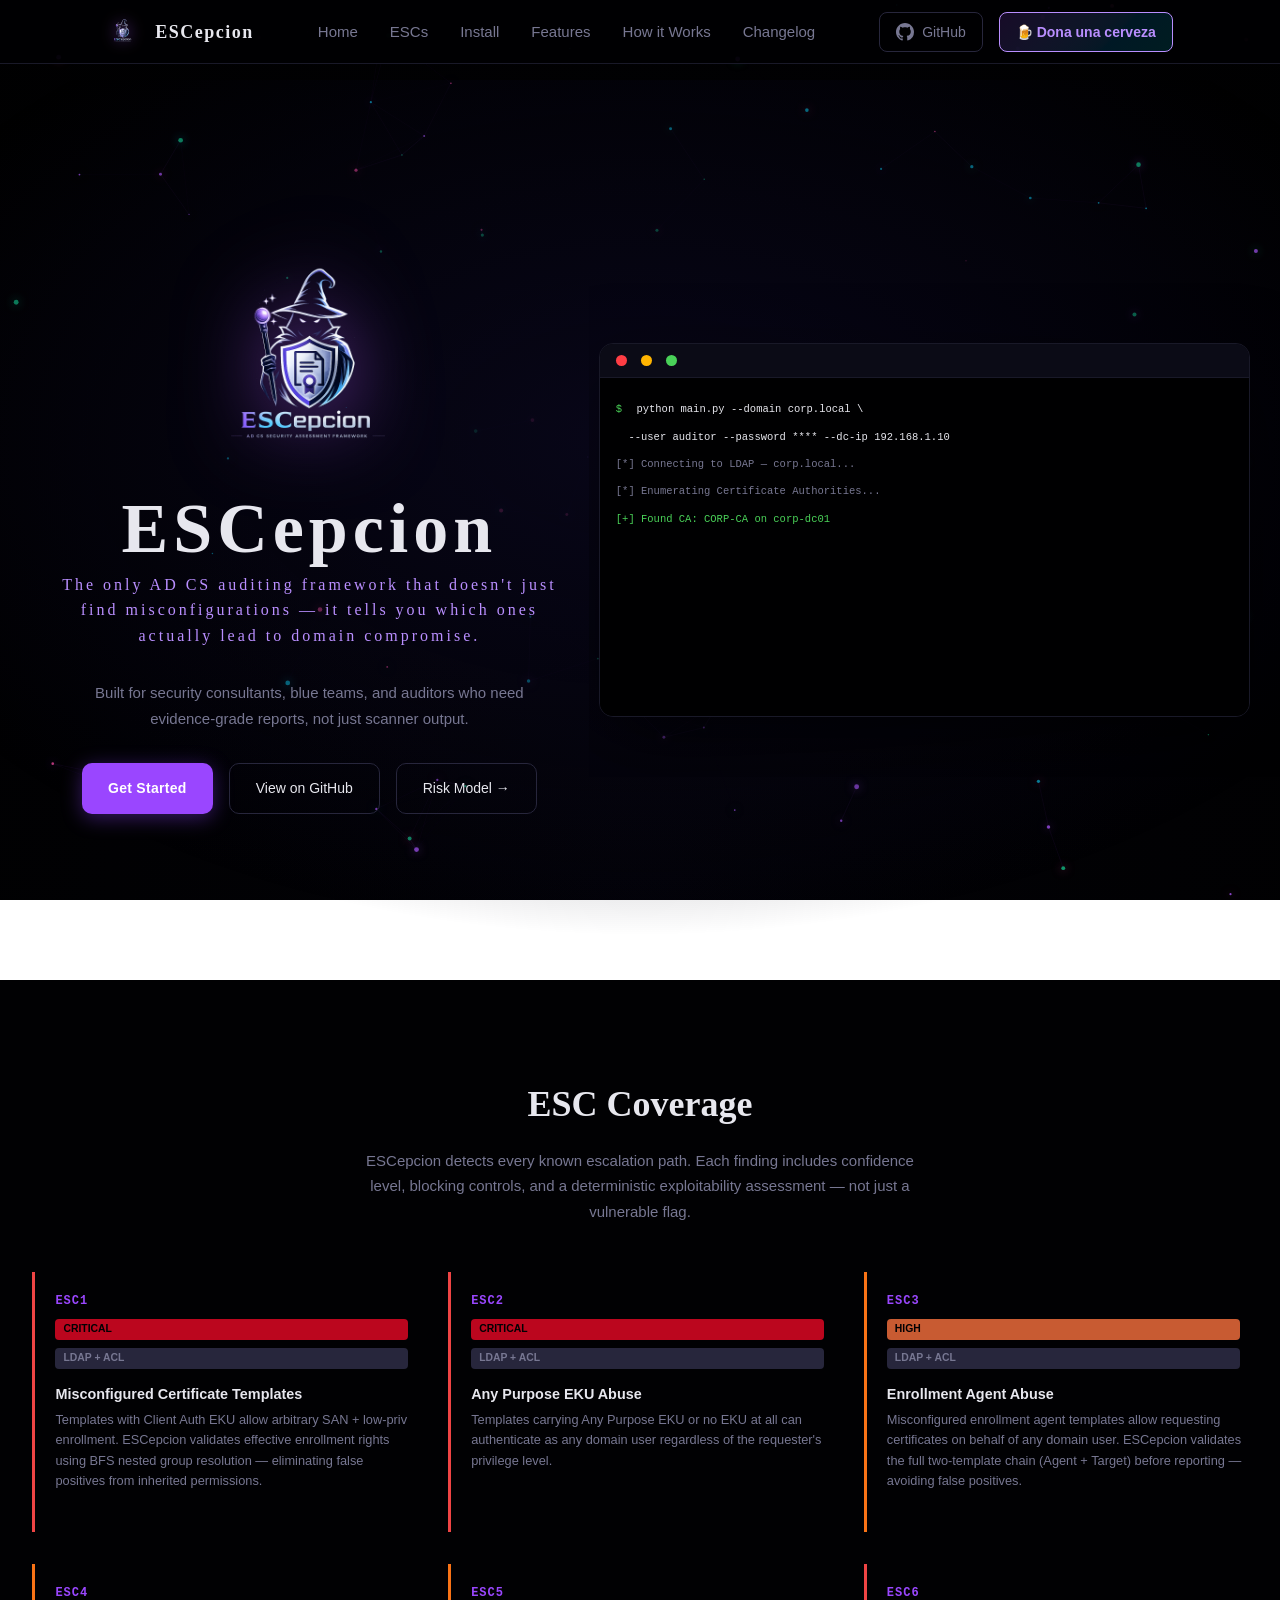
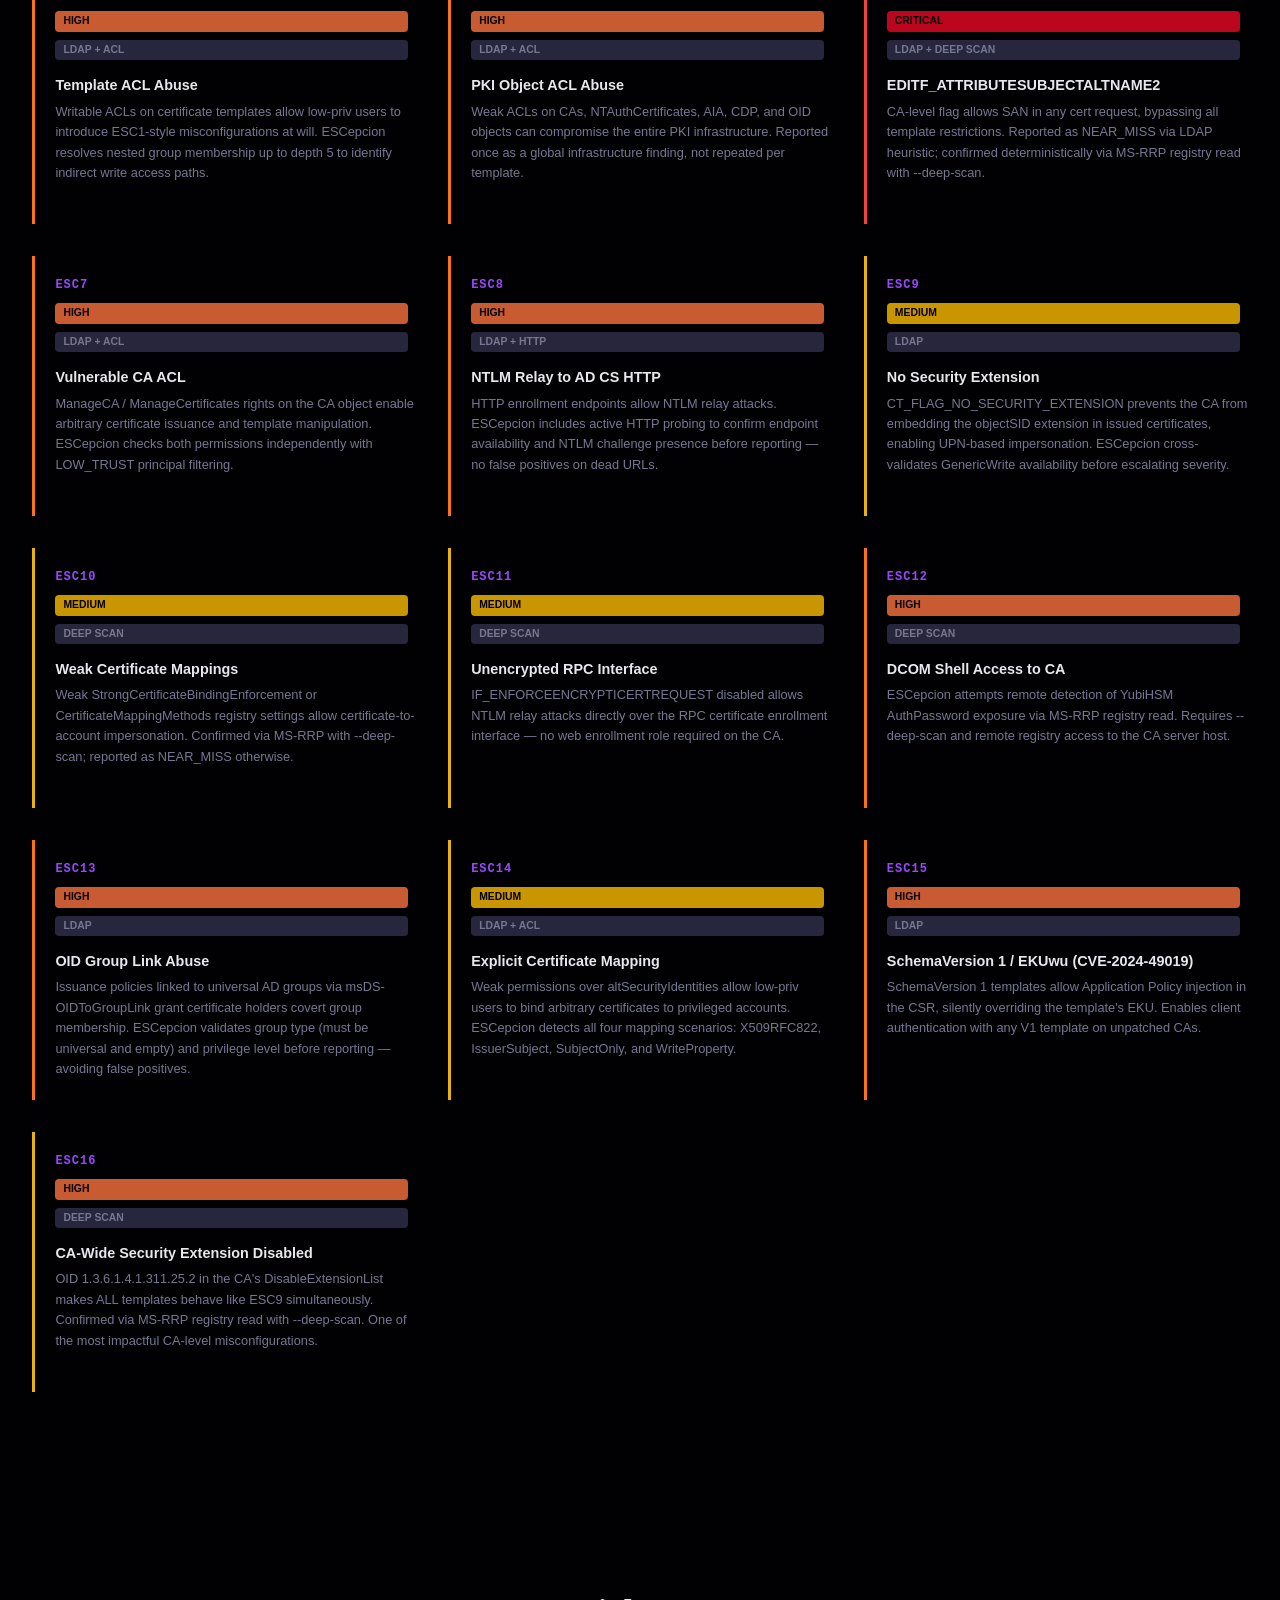
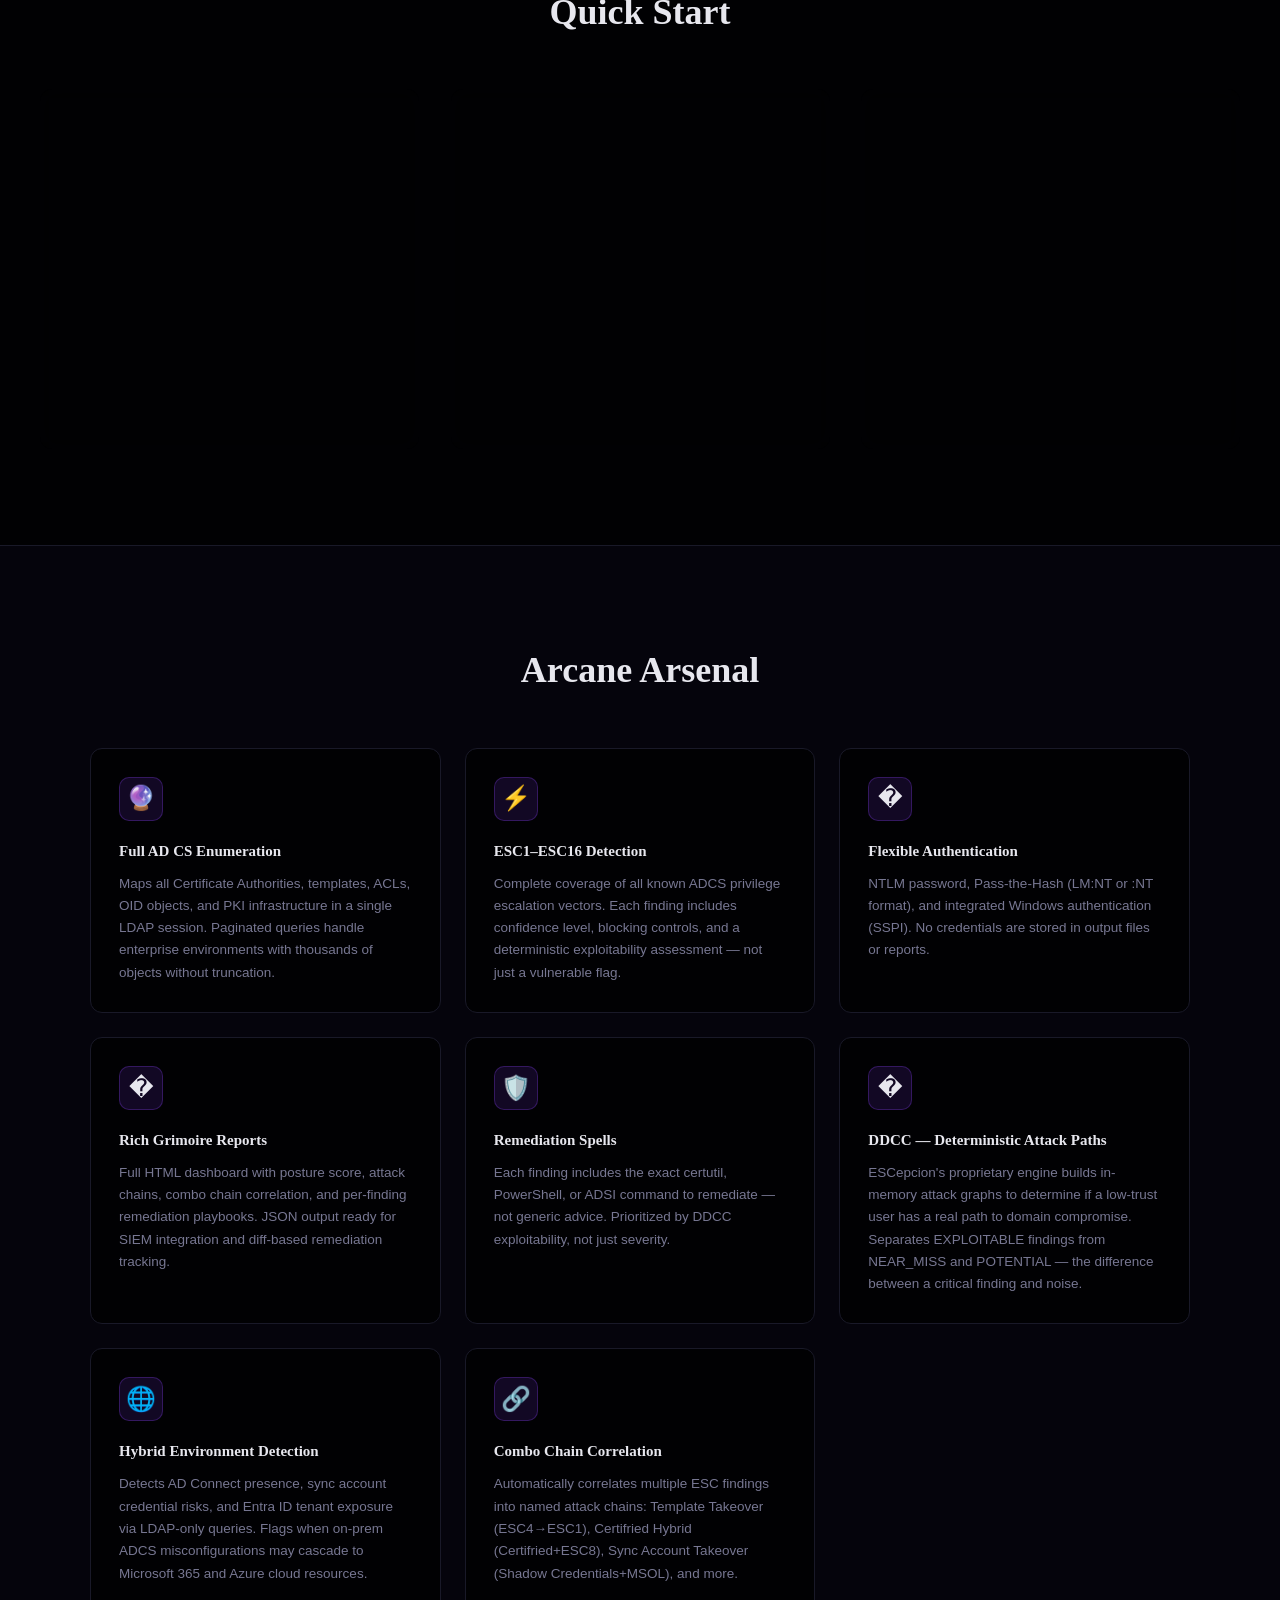
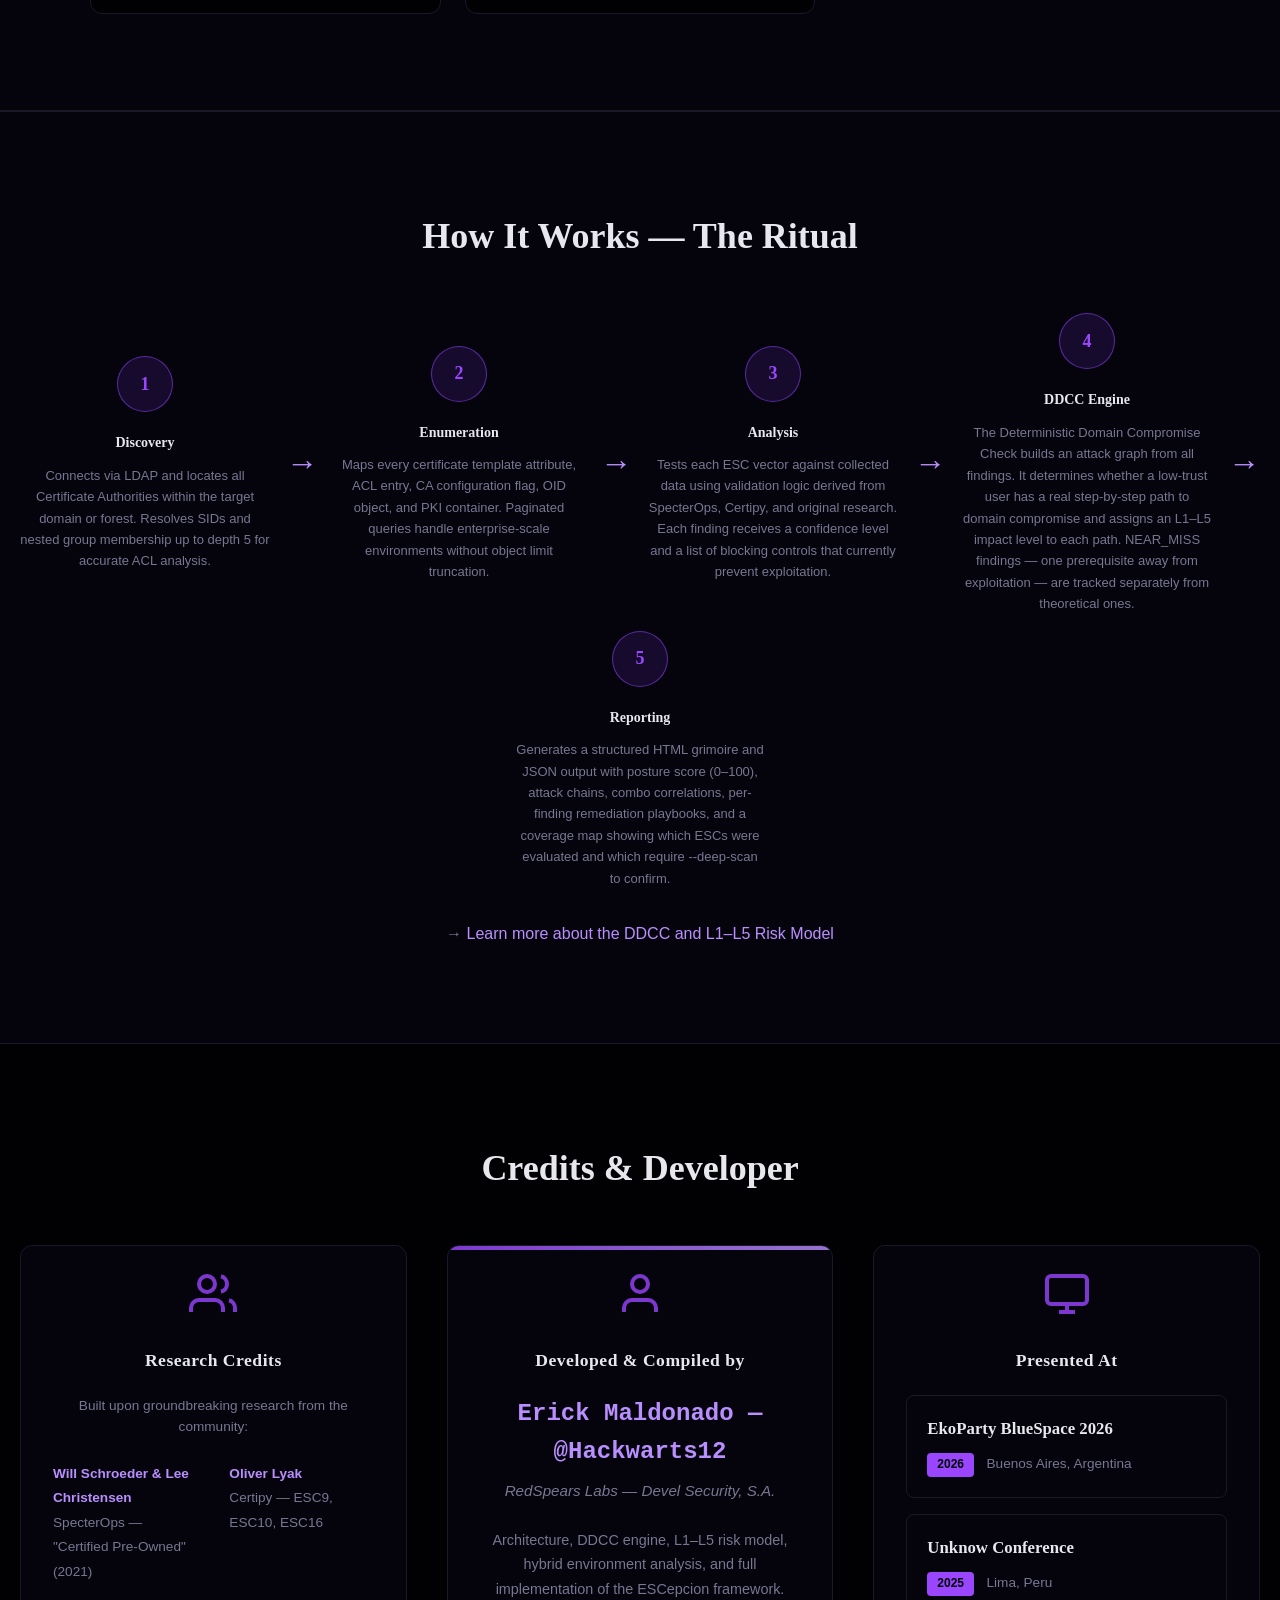
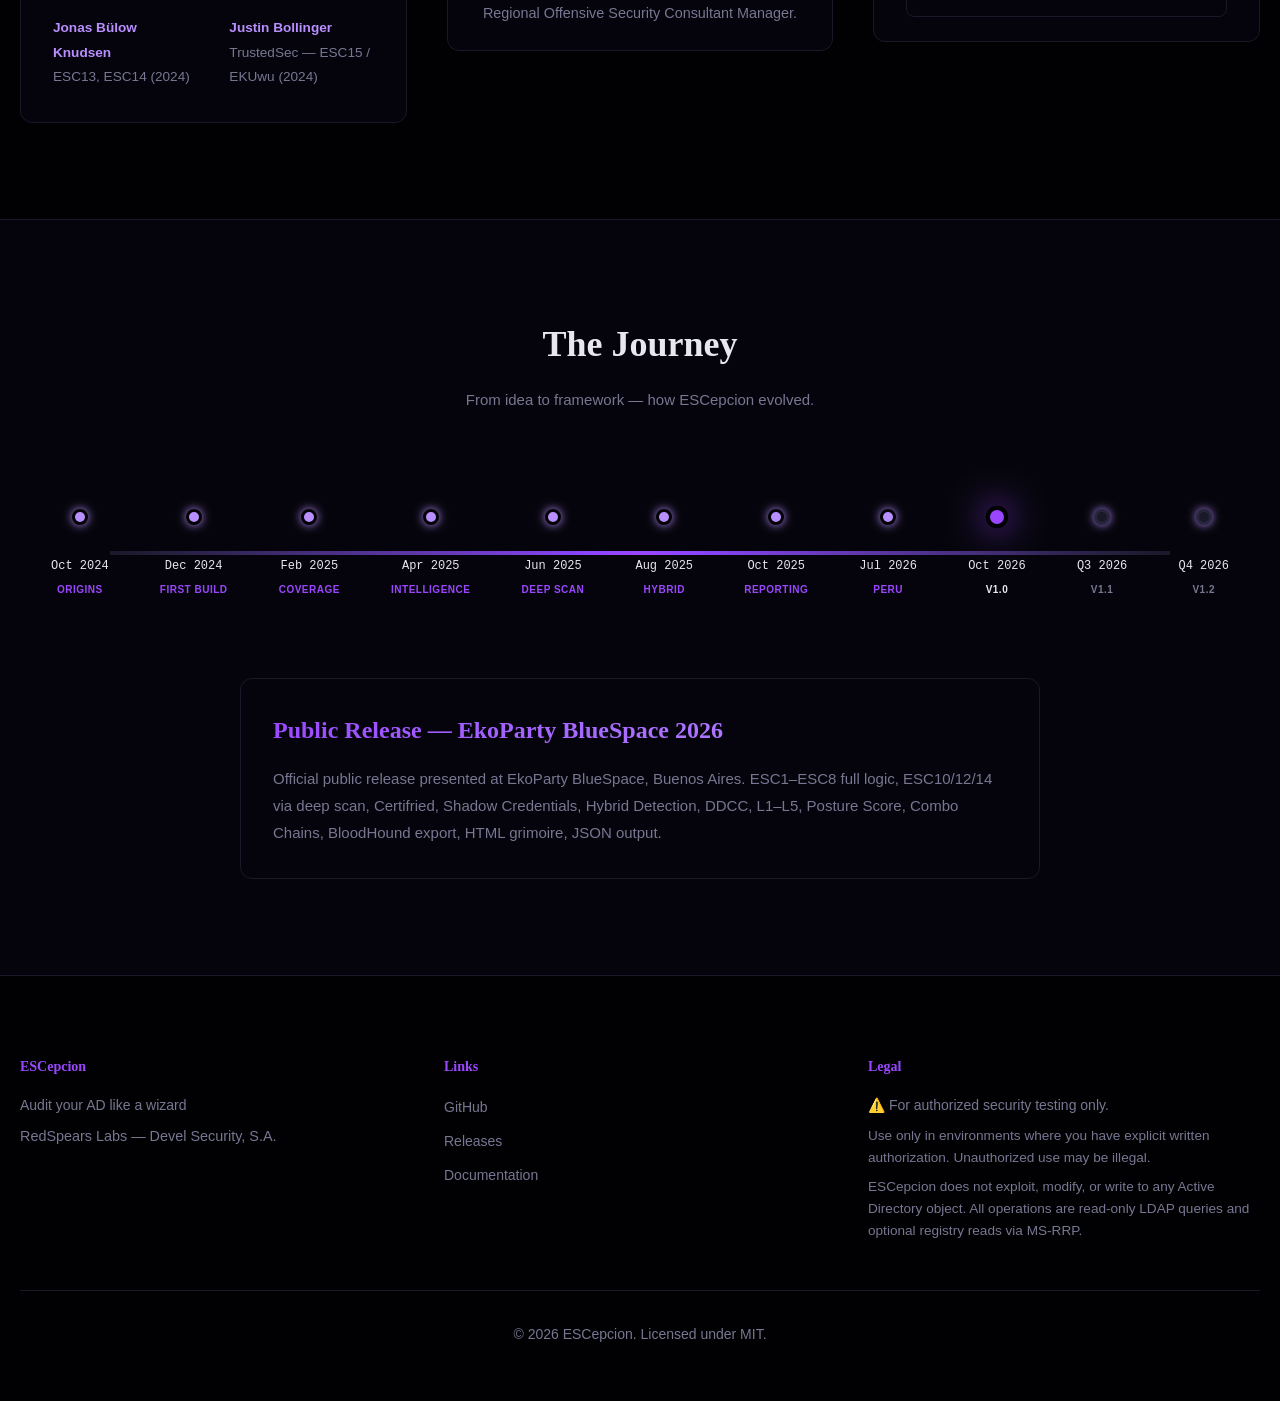
<file: index.html>
<!DOCTYPE html>
<html lang="es">
<head>
    <meta charset="UTF-8">
    <meta name="viewport" content="width=device-width, initial-scale=1.0">
    <meta http-equiv="X-UA-Compatible" content="IE=edge">
    <meta http-equiv="Content-Security-Policy" content="default-src 'self'; script-src 'self' 'unsafe-inline'; style-src 'self' 'unsafe-inline' https://fonts.googleapis.com; font-src 'self' https://fonts.gstatic.com; img-src 'self' data: https:;">
    <title>ESCepcion - Audit your AD like a wizard</title>
    <link rel="preconnect" href="https://fonts.googleapis.com">
    <link rel="preconnect" href="https://fonts.gstatic.com" crossorigin>
    <link href="https://fonts.googleapis.com/css2?family=Cinzel:wght@400;600;700&family=Space+Mono:wght@400;700&family=Outfit:wght@300;400;500;600&display=swap" rel="stylesheet">
    <link rel="stylesheet" href="styles.css">
    <link rel="stylesheet" href="timeline-styles.css">
    <link rel="stylesheet" href="responsive.css">
</head>
<body>
    <canvas id="particles"></canvas>
    
    <header>
        <nav class="navbar">
            <div class="container">
                <div class="logo">
                    <img src="logo.png" alt="ESCepcion" class="logo-icon-nav">
                    <span class="logo-text">ESCepcion</span>
                </div>
                <button class="nav-toggle" id="navToggle" aria-label="Toggle menu">
                    <span></span>
                    <span></span>
                    <span></span>
                </button>
                <ul class="nav-links">
                    <li><a href="#hero">Home</a></li>
                    <li><a href="#escs">ESCs</a></li>
                    <li><a href="#install">Install</a></li>
                    <li><a href="#features">Features</a></li>
                    <li><a href="#how">How it Works</a></li>
                    <li><a href="#changelog">Changelog</a></li>
                </ul>
                <div class="nav-actions">
                    <a href="https://github.com/Hackwarts12/ESCepcion" target="_blank" class="github-link">
                        <svg width="18" height="18" viewBox="0 0 24 24" fill="currentColor">
                            <path d="M12 0C5.37 0 0 5.37 0 12c0 5.31 3.435 9.795 8.205 11.385.6.105.825-.255.825-.57 0-.285-.015-1.23-.015-2.235-3.015.555-3.795-.735-4.035-1.41-.135-.345-.72-1.41-1.23-1.695-.42-.225-1.02-.78-.015-.795.945-.015 1.62.87 1.845 1.23 1.08 1.815 2.805 1.305 3.495.99.105-.78.42-1.305.765-1.605-2.67-.3-5.46-1.335-5.46-5.925 0-1.305.465-2.385 1.23-3.225-.12-.3-.54-1.53.12-3.18 0 0 1.005-.315 3.3 1.23.96-.27 1.98-.405 3-.405s2.04.135 3 .405c2.295-1.56 3.3-1.23 3.3-1.23.66 1.65.24 2.88.12 3.18.765.84 1.23 1.905 1.23 3.225 0 4.605-2.805 5.625-5.475 5.925.435.375.81 1.095.81 2.22 0 1.605-.015 2.895-.015 3.3 0 .315.225.69.825.57A12.02 12.02 0 0024 12c0-6.63-5.37-12-12-12z"/>
                        </svg>
                        GitHub
                    </a>
                    <a href="https://ko-fi.com/hackwarts12" target="_blank" class="kofi-link">
                        🍺 Dona una cerveza
                    </a>
                </div>
            </div>
        </nav>
    </header>

    <main>
        <section id="hero" class="hero">
            <div class="hero-left">
                <div class="hero-content">
                    <div class="hero-header">
                        <div class="hero-logo">
                            <img src="logo.png" alt="ESCepcion Logo" class="logo-main">
                        </div>
                        <div class="hero-title-wrapper">
                            <h1 class="glitch" data-text="ESCepcion">ESCepcion</h1>
                            <p class="tagline">The only AD CS auditing framework that doesn't just find misconfigurations — it tells you which ones actually lead to domain compromise.</p>
                        </div>
                    </div>
                    <p class="hero-description">
                        Built for security consultants, blue teams, and auditors who need evidence-grade reports, not just scanner output.
                    </p>
                    <div class="hero-buttons">
                        <a href="#install" class="btn btn-primary">
                            <span>Get Started</span>
                        </a>
                        <a href="https://github.com/Hackwarts12/ESCepcion" class="btn btn-secondary" target="_blank">
                            <span>View on GitHub</span>
                        </a>
                        <a href="risk-model.html" class="btn btn-secondary">
                            <span>Risk Model →</span>
                        </a>
                    </div>
                </div>
            </div>
            <div class="hero-right">
                <div class="terminal-window">
                    <div class="terminal-header">
                        <span class="terminal-dot red"></span>
                        <span class="terminal-dot yellow"></span>
                        <span class="terminal-dot green"></span>
                    </div>
                    <div class="terminal-body">
                        <p><span class="prompt">$</span> python main.py --domain corp.local \</p>
                        <p>&nbsp;&nbsp;--user auditor --password **** --dc-ip 192.168.1.10</p>
                        <p class="output">[*] Connecting to LDAP — corp.local...</p>
                        <p class="output">[*] Enumerating Certificate Authorities...</p>
                        <p class="output success">[+] Found CA: CORP-CA on corp-dc01</p>
                        <p class="output">[*] Scanning 47 certificate templates...</p>
                        <p class="output success">[!] ESC1 — "UserCert" vulnerable (SAN)</p>
                        <p class="output success">[!] ESC4 — "WebServer" writable ACL</p>
                        <p class="output success">[!] ESC8 — HTTP endpoint at /certsrv/</p>
                        <p class="output">[+] Audit complete — 3 paths in 4.2s</p>
                        <p class="cursor">_</p>
                    </div>
                </div>
            </div>
        </section>

        <section id="escs" class="escs-section">
            <div class="container">
                <h2 class="section-title">ESC Coverage</h2>
                <p class="section-subtitle">ESCepcion detects every known escalation path. Each finding includes confidence level, blocking controls, and a deterministic exploitability assessment — not just a vulnerable flag.</p>
                <div class="escs-grid">
                    <div class="esc-card" data-esc="1">
                        <div class="esc-number">ESC1</div>
                        <span class="esc-badge critical">CRITICAL</span>
                        <span class="esc-badge method">LDAP + ACL</span>
                        <h3>Misconfigured Certificate Templates</h3>
                        <p>Templates with Client Auth EKU allow arbitrary SAN + low-priv enrollment. ESCepcion validates effective enrollment rights using BFS nested group resolution — eliminating false positives from inherited permissions.</p>
                    </div>
                    <div class="esc-card" data-esc="2">
                        <div class="esc-number">ESC2</div>
                        <span class="esc-badge critical">CRITICAL</span>
                        <span class="esc-badge method">LDAP + ACL</span>
                        <h3>Any Purpose EKU Abuse</h3>
                        <p>Templates carrying Any Purpose EKU or no EKU at all can authenticate as any domain user regardless of the requester's privilege level.</p>
                    </div>
                    <div class="esc-card" data-esc="3">
                        <div class="esc-number">ESC3</div>
                        <span class="esc-badge high">HIGH</span>
                        <span class="esc-badge method">LDAP + ACL</span>
                        <h3>Enrollment Agent Abuse</h3>
                        <p>Misconfigured enrollment agent templates allow requesting certificates on behalf of any domain user. ESCepcion validates the full two-template chain (Agent + Target) before reporting — avoiding false positives.</p>
                    </div>
                    <div class="esc-card" data-esc="4">
                        <div class="esc-number">ESC4</div>
                        <span class="esc-badge high">HIGH</span>
                        <span class="esc-badge method">LDAP + ACL</span>
                        <h3>Template ACL Abuse</h3>
                        <p>Writable ACLs on certificate templates allow low-priv users to introduce ESC1-style misconfigurations at will. ESCepcion resolves nested group membership up to depth 5 to identify indirect write access paths.</p>
                    </div>
                    <div class="esc-card" data-esc="5">
                        <div class="esc-number">ESC5</div>
                        <span class="esc-badge high">HIGH</span>
                        <span class="esc-badge method">LDAP + ACL</span>
                        <h3>PKI Object ACL Abuse</h3>
                        <p>Weak ACLs on CAs, NTAuthCertificates, AIA, CDP, and OID objects can compromise the entire PKI infrastructure. Reported once as a global infrastructure finding, not repeated per template.</p>
                    </div>
                    <div class="esc-card" data-esc="6">
                        <div class="esc-number">ESC6</div>
                        <span class="esc-badge critical">CRITICAL</span>
                        <span class="esc-badge method">LDAP + DEEP SCAN</span>
                        <h3>EDITF_ATTRIBUTESUBJECTALTNAME2</h3>
                        <p>CA-level flag allows SAN in any cert request, bypassing all template restrictions. Reported as NEAR_MISS via LDAP heuristic; confirmed deterministically via MS-RRP registry read with --deep-scan.</p>
                    </div>
                    <div class="esc-card" data-esc="7">
                        <div class="esc-number">ESC7</div>
                        <span class="esc-badge high">HIGH</span>
                        <span class="esc-badge method">LDAP + ACL</span>
                        <h3>Vulnerable CA ACL</h3>
                        <p>ManageCA / ManageCertificates rights on the CA object enable arbitrary certificate issuance and template manipulation. ESCepcion checks both permissions independently with LOW_TRUST principal filtering.</p>
                    </div>
                    <div class="esc-card" data-esc="8">
                        <div class="esc-number">ESC8</div>
                        <span class="esc-badge high">HIGH</span>
                        <span class="esc-badge method">LDAP + HTTP</span>
                        <h3>NTLM Relay to AD CS HTTP</h3>
                        <p>HTTP enrollment endpoints allow NTLM relay attacks. ESCepcion includes active HTTP probing to confirm endpoint availability and NTLM challenge presence before reporting — no false positives on dead URLs.</p>
                    </div>
                    <div class="esc-card" data-esc="9">
                        <div class="esc-number">ESC9</div>
                        <span class="esc-badge medium">MEDIUM</span>
                        <span class="esc-badge method">LDAP</span>
                        <h3>No Security Extension</h3>
                        <p>CT_FLAG_NO_SECURITY_EXTENSION prevents the CA from embedding the objectSID extension in issued certificates, enabling UPN-based impersonation. ESCepcion cross-validates GenericWrite availability before escalating severity.</p>
                    </div>
                    <div class="esc-card" data-esc="10">
                        <div class="esc-number">ESC10</div>
                        <span class="esc-badge medium">MEDIUM</span>
                        <span class="esc-badge method">DEEP SCAN</span>
                        <h3>Weak Certificate Mappings</h3>
                        <p>Weak StrongCertificateBindingEnforcement or CertificateMappingMethods registry settings allow certificate-to-account impersonation. Confirmed via MS-RRP with --deep-scan; reported as NEAR_MISS otherwise.</p>
                    </div>
                    <div class="esc-card" data-esc="11">
                        <div class="esc-number">ESC11</div>
                        <span class="esc-badge medium">MEDIUM</span>
                        <span class="esc-badge method">DEEP SCAN</span>
                        <h3>Unencrypted RPC Interface</h3>
                        <p>IF_ENFORCEENCRYPTICERTREQUEST disabled allows NTLM relay attacks directly over the RPC certificate enrollment interface — no web enrollment role required on the CA.</p>
                    </div>
                    <div class="esc-card" data-esc="12">
                        <div class="esc-number">ESC12</div>
                        <span class="esc-badge high">HIGH</span>
                        <span class="esc-badge method">DEEP SCAN</span>
                        <h3>DCOM Shell Access to CA</h3>
                        <p>ESCepcion attempts remote detection of YubiHSM AuthPassword exposure via MS-RRP registry read. Requires --deep-scan and remote registry access to the CA server host.</p>
                    </div>
                    <div class="esc-card" data-esc="13">
                        <div class="esc-number">ESC13</div>
                        <span class="esc-badge high">HIGH</span>
                        <span class="esc-badge method">LDAP</span>
                        <h3>OID Group Link Abuse</h3>
                        <p>Issuance policies linked to universal AD groups via msDS-OIDToGroupLink grant certificate holders covert group membership. ESCepcion validates group type (must be universal and empty) and privilege level before reporting — avoiding false positives.</p>
                    </div>
                    <div class="esc-card" data-esc="14">
                        <div class="esc-number">ESC14</div>
                        <span class="esc-badge medium">MEDIUM</span>
                        <span class="esc-badge method">LDAP + ACL</span>
                        <h3>Explicit Certificate Mapping</h3>
                        <p>Weak permissions over altSecurityIdentities allow low-priv users to bind arbitrary certificates to privileged accounts. ESCepcion detects all four mapping scenarios: X509RFC822, IssuerSubject, SubjectOnly, and WriteProperty.</p>
                    </div>
                    <div class="esc-card" data-esc="15">
                        <div class="esc-number">ESC15</div>
                        <span class="esc-badge high">HIGH</span>
                        <span class="esc-badge method">LDAP</span>
                        <h3>SchemaVersion 1 / EKUwu (CVE-2024-49019)</h3>
                        <p>SchemaVersion 1 templates allow Application Policy injection in the CSR, silently overriding the template's EKU. Enables client authentication with any V1 template on unpatched CAs.</p>
                    </div>
                    <div class="esc-card" data-esc="16">
                        <div class="esc-number">ESC16</div>
                        <span class="esc-badge high">HIGH</span>
                        <span class="esc-badge method">DEEP SCAN</span>
                        <h3>CA-Wide Security Extension Disabled</h3>
                        <p>OID 1.3.6.1.4.1.311.25.2 in the CA's DisableExtensionList makes ALL templates behave like ESC9 simultaneously. Confirmed via MS-RRP registry read with --deep-scan. One of the most impactful CA-level misconfigurations.</p>
                    </div>
                </div>
            </div>
        </section>

        <section id="install" class="install-section">
            <div class="container">
                <h2 class="section-title">Quick Start</h2>
                <div class="install-grid">
                    <div class="install-card">
                        <div class="step-number">01</div>
                        <h3>Clone Repository</h3>
                        <div class="code-block">
                            <code>git clone https://github.com/Hackwarts12/ESCepcion.git<br>cd ESCepcion<br>pip install -r requirements.txt</code>
                        </div>
                    </div>
                    <div class="install-card">
                        <div class="step-number">02</div>
                        <h3>Basic Audit</h3>
                        <div class="code-block">
                            <code># Basic domain audit
python main.py --domain corp.local --user auditor \
  --dc-ip 192.168.1.10 --password 'P@ssw0rd'</code>
                        </div>
                    </div>
                    <div class="install-card">
                        <div class="step-number">03</div>
                        <h3>Deep Scan</h3>
                        <div class="code-block">
                            <code># Deep scan — confirms ESC6/10/11/12/16 via MS-RRP
python main.py --domain corp.local --user auditor \
  --dc-ip 192.168.1.10 --password 'P@ssw0rd' \
  --deep-scan</code>
                        </div>
                    </div>
                </div>
            </div>
        </section>

        <section id="features" class="features-section">
            <div class="container">
                <h2 class="section-title">Arcane Arsenal</h2>
                <div class="features-grid">
                    <div class="feature-card">
                        <div class="feature-icon">🔮</div>
                        <h3>Full AD CS Enumeration</h3>
                        <p>Maps all Certificate Authorities, templates, ACLs, OID objects, and PKI infrastructure in a single LDAP session. Paginated queries handle enterprise environments with thousands of objects without truncation.</p>
                    </div>
                    <div class="feature-card">
                        <div class="feature-icon">⚡</div>
                        <h3>ESC1–ESC16 Detection</h3>
                        <p>Complete coverage of all known ADCS privilege escalation vectors. Each finding includes confidence level, blocking controls, and a deterministic exploitability assessment — not just a vulnerable flag.</p>
                    </div>
                    <div class="feature-card">
                        <div class="feature-icon">�</div>
                        <h3>Flexible Authentication</h3>
                        <p>NTLM password, Pass-the-Hash (LM:NT or :NT format), and integrated Windows authentication (SSPI). No credentials are stored in output files or reports.</p>
                    </div>
                    <div class="feature-card">
                        <div class="feature-icon">�</div>
                        <h3>Rich Grimoire Reports</h3>
                        <p>Full HTML dashboard with posture score, attack chains, combo chain correlation, and per-finding remediation playbooks. JSON output ready for SIEM integration and diff-based remediation tracking.</p>
                    </div>
                    <div class="feature-card">
                        <div class="feature-icon">🛡️</div>
                        <h3>Remediation Spells</h3>
                        <p>Each finding includes the exact certutil, PowerShell, or ADSI command to remediate — not generic advice. Prioritized by DDCC exploitability, not just severity.</p>
                    </div>
                    <div class="feature-card">
                        <div class="feature-icon">�</div>
                        <h3>DDCC — Deterministic Attack Paths</h3>
                        <p>ESCepcion's proprietary engine builds in-memory attack graphs to determine if a low-trust user has a real path to domain compromise. Separates EXPLOITABLE findings from NEAR_MISS and POTENTIAL — the difference between a critical finding and noise.</p>
                    </div>
                    <div class="feature-card">
                        <div class="feature-icon">🌐</div>
                        <h3>Hybrid Environment Detection</h3>
                        <p>Detects AD Connect presence, sync account credential risks, and Entra ID tenant exposure via LDAP-only queries. Flags when on-prem ADCS misconfigurations may cascade to Microsoft 365 and Azure cloud resources.</p>
                    </div>
                    <div class="feature-card">
                        <div class="feature-icon">🔗</div>
                        <h3>Combo Chain Correlation</h3>
                        <p>Automatically correlates multiple ESC findings into named attack chains: Template Takeover (ESC4→ESC1), Certifried Hybrid (Certifried+ESC8), Sync Account Takeover (Shadow Credentials+MSOL), and more.</p>
                    </div>
                </div>
            </div>
        </section>

        <section id="how" class="how-section">
            <div class="container">
                <h2 class="section-title">How It Works — The Ritual</h2>
                <div class="workflow">
                    <div class="workflow-step">
                        <div class="workflow-number">1</div>
                        <div class="workflow-content">
                            <h3>Discovery</h3>
                            <p>Connects via LDAP and locates all Certificate Authorities within the target domain or forest. Resolves SIDs and nested group membership up to depth 5 for accurate ACL analysis.</p>
                        </div>
                    </div>
                    <div class="workflow-arrow">→</div>
                    <div class="workflow-step">
                        <div class="workflow-number">2</div>
                        <div class="workflow-content">
                            <h3>Enumeration</h3>
                            <p>Maps every certificate template attribute, ACL entry, CA configuration flag, OID object, and PKI container. Paginated queries handle enterprise-scale environments without object limit truncation.</p>
                        </div>
                    </div>
                    <div class="workflow-arrow">→</div>
                    <div class="workflow-step">
                        <div class="workflow-number">3</div>
                        <div class="workflow-content">
                            <h3>Analysis</h3>
                            <p>Tests each ESC vector against collected data using validation logic derived from SpecterOps, Certipy, and original research. Each finding receives a confidence level and a list of blocking controls that currently prevent exploitation.</p>
                        </div>
                    </div>
                    <div class="workflow-arrow">→</div>
                    <div class="workflow-step">
                        <div class="workflow-number">4</div>
                        <div class="workflow-content">
                            <h3>DDCC Engine</h3>
                            <p>The Deterministic Domain Compromise Check builds an attack graph from all findings. It determines whether a low-trust user has a real step-by-step path to domain compromise and assigns an L1–L5 impact level to each path. NEAR_MISS findings — one prerequisite away from exploitation — are tracked separately from theoretical ones.</p>
                        </div>
                    </div>
                    <div class="workflow-arrow">→</div>
                    <div class="workflow-step">
                        <div class="workflow-number">5</div>
                        <div class="workflow-content">
                            <h3>Reporting</h3>
                            <p>Generates a structured HTML grimoire and JSON output with posture score (0–100), attack chains, combo correlations, per-finding remediation playbooks, and a coverage map showing which ESCs were evaluated and which require --deep-scan to confirm.</p>
                        </div>
                    </div>
                </div>
                <p style="text-align: center; margin-top: 2rem; color: var(--text-muted);">
                    → <a href="risk-model.html" style="color: var(--secondary); text-decoration: none;">Learn more about the DDCC and L1–L5 Risk Model</a>
                </p>
            </div>
        </section>

        <section id="credits" class="credits-section">
            <div class="container">
                <h2 class="section-title">Credits & Developer</h2>
                <div class="credits-grid">
                    <div class="credits-card">
                        <div class="card-icon">
                            <svg width="48" height="48" viewBox="0 0 24 24" fill="none" stroke="currentColor" stroke-width="2">
                                <path d="M17 21v-2a4 4 0 0 0-4-4H5a4 4 0 0 0-4 4v2"></path>
                                <circle cx="9" cy="7" r="4"></circle>
                                <path d="M23 21v-2a4 4 0 0 0-3-3.87"></path>
                                <path d="M16 3.13a4 4 0 0 1 0 7.75"></path>
                            </svg>
                        </div>
                        <h3>Research Credits</h3>
                        <p class="card-description">Built upon groundbreaking research from the community:</p>
                        <ul class="compact-credits-list">
                            <li><strong>Will Schroeder & Lee Christensen</strong><br>SpecterOps — "Certified Pre-Owned" (2021)</li>
                            <li><strong>Oliver Lyak</strong><br>Certipy — ESC9, ESC10, ESC16</li>
                            <li><strong>Jonas Bülow Knudsen</strong><br>ESC13, ESC14 (2024)</li>
                            <li><strong>Justin Bollinger</strong><br>TrustedSec — ESC15 / EKUwu (2024)</li>
                        </ul>
                    </div>
                    <div class="developer-card">
                        <div class="card-icon">
                            <svg width="48" height="48" viewBox="0 0 24 24" fill="none" stroke="currentColor" stroke-width="2">
                                <path d="M20 21v-2a4 4 0 0 0-4-4H8a4 4 0 0 0-4 4v2"></path>
                                <circle cx="12" cy="7" r="4"></circle>
                            </svg>
                        </div>
                        <h3>Developed & Compiled by</h3>
                        <p class="dev-name">Erick Maldonado — @Hackwarts12</p>
                        <p class="dev-role">RedSpears Labs — Devel Security, S.A.</p>
                        <p class="dev-description">Architecture, DDCC engine, L1–L5 risk model, hybrid environment analysis, and full implementation of the ESCepcion framework. Regional Offensive Security Consultant Manager.</p>
                    </div>
                    <div class="presentations-card">
                        <div class="card-icon">
                            <svg width="48" height="48" viewBox="0 0 24 24" fill="none" stroke="currentColor" stroke-width="2">
                                <rect x="2" y="3" width="20" height="14" rx="2" ry="2"></rect>
                                <line x1="8" y1="21" x2="16" y2="21"></line>
                                <line x1="12" y1="17" x2="12" y2="21"></line>
                            </svg>
                        </div>
                        <h3>Presented At</h3>
                        <ul class="presentations-list">
                            <li>
                                <span class="event-name">EkoParty BlueSpace 2026</span>
                                <span class="event-year">2026</span>
                                <span class="event-location">Buenos Aires, Argentina</span>
                            </li>
                            <li>
                                <span class="event-name">Unknow Conference</span>
                                <span class="event-year">2025</span>
                                <span class="event-location">Lima, Peru</span>
                            </li>
                        </ul>
                    </div>
                </div>
            </div>
        </section>

        <section id="changelog" class="changelog-section">
            <div class="container">
                <h2 class="section-title">The Journey</h2>
                <p class="section-subtitle">From idea to framework — how ESCepcion evolved.</p>
                
                <div class="timeline-horizontal">
                    <div class="timeline-line"></div>
                    
                    <div class="timeline-node" data-milestone="1">
                        <div class="node-dot"></div>
                        <div class="node-label">
                            <span class="node-date">Oct 2024</span>
                            <span class="node-tag">Origins</span>
                        </div>
                    </div>
                    
                    <div class="timeline-node" data-milestone="2">
                        <div class="node-dot"></div>
                        <div class="node-label">
                            <span class="node-date">Dec 2024</span>
                            <span class="node-tag">First Build</span>
                        </div>
                    </div>
                    
                    <div class="timeline-node" data-milestone="3">
                        <div class="node-dot"></div>
                        <div class="node-label">
                            <span class="node-date">Feb 2025</span>
                            <span class="node-tag">Coverage</span>
                        </div>
                    </div>
                    
                    <div class="timeline-node" data-milestone="4">
                        <div class="node-dot"></div>
                        <div class="node-label">
                            <span class="node-date">Apr 2025</span>
                            <span class="node-tag">Intelligence</span>
                        </div>
                    </div>
                    
                    <div class="timeline-node" data-milestone="5">
                        <div class="node-dot"></div>
                        <div class="node-label">
                            <span class="node-date">Jun 2025</span>
                            <span class="node-tag">Deep Scan</span>
                        </div>
                    </div>
                    
                    <div class="timeline-node" data-milestone="6">
                        <div class="node-dot"></div>
                        <div class="node-label">
                            <span class="node-date">Aug 2025</span>
                            <span class="node-tag">Hybrid</span>
                        </div>
                    </div>
                    
                    <div class="timeline-node" data-milestone="7">
                        <div class="node-dot"></div>
                        <div class="node-label">
                            <span class="node-date">Oct 2025</span>
                            <span class="node-tag">Reporting</span>
                        </div>
                    </div>
                    
                    <div class="timeline-node" data-milestone="8">
                        <div class="node-dot"></div>
                        <div class="node-label">
                            <span class="node-date">Jul 2026</span>
                            <span class="node-tag">Peru</span>
                        </div>
                    </div>
                    
                    <div class="timeline-node active" data-milestone="11">
                        <div class="node-dot"></div>
                        <div class="node-label">
                            <span class="node-date">Oct 2026</span>
                            <span class="node-tag">v1.0</span>
                        </div>
                    </div>
                    
                    <div class="timeline-node future" data-milestone="9">
                        <div class="node-dot"></div>
                        <div class="node-label">
                            <span class="node-date">Q3 2026</span>
                            <span class="node-tag">v1.1</span>
                        </div>
                    </div>
                    
                    <div class="timeline-node future" data-milestone="10">
                        <div class="node-dot"></div>
                        <div class="node-label">
                            <span class="node-date">Q4 2026</span>
                            <span class="node-tag">v1.2</span>
                        </div>
                    </div>
                </div>
                
                <div class="timeline-content-area">
                    <div class="milestone-detail" data-milestone="1">
                        <h3>The Idea</h3>
                        <p>Started as an internal script to audit AD CS in client engagements at Devel Security. The goal: a tool that explains risk to non-technical stakeholders, not just dumps LDAP findings.</p>
                    </div>
                    
                    <div class="milestone-detail" data-milestone="2">
                        <h3>ESC1–ESC4 Core</h3>
                        <p>First working version with ESC1, ESC2, ESC3, ESC4 detection via LDAP. Basic HTML output. Ran internally on the first real client engagement and surfaced ESC4 findings that were missed by other tools.</p>
                    </div>
                    
                    <div class="milestone-detail" data-milestone="3">
                        <h3>ESC5–ESC8 + Authentication</h3>
                        <p>Added ESC5 through ESC8 coverage including active HTTP probing for ESC8. Implemented Pass-the-Hash and SSPI authentication. First version usable without a plaintext password.</p>
                    </div>
                    
                    <div class="milestone-detail" data-milestone="4">
                        <h3>DDCC Engine + L1–L5 Model</h3>
                        <p>The Deterministic Domain Compromise Check was designed and implemented. For the first time, ESCepcion could tell the difference between a theoretical finding and a real path to domain compromise. The L1–L5 Identity Impact Taxonomy replaced CVSS scoring.</p>
                    </div>
                    
                    <div class="milestone-detail" data-milestone="5">
                        <h3>ESC10 / ESC12 / ESC14 + MS-RRP</h3>
                        <p>Added --deep-scan mode with impacket MS-RRP integration. ESC10 reads StrongCertificateBindingEnforcement and CertificateMappingMethods directly from the DC registry. ESC12 attempts remote YubiHSM detection. ESC14 covers all four altSecurityIdentities scenarios.</p>
                    </div>
                    
                    <div class="milestone-detail" data-milestone="6">
                        <h3>Certifried + Shadow Credentials + Hybrid Detection</h3>
                        <p>Added Certifried (CVE-2022-26923) as a standalone detection module. Shadow Credentials enumeration with LOW_TRUST filtering. Hybrid environment detector identifies AD Connect accounts, tenant exposure, and sync account credential risks via LDAP-only queries.</p>
                    </div>
                    
                    <div class="milestone-detail" data-milestone="7">
                        <h3>HTML Grimoire + BloodHound Export</h3>
                        <p>Complete redesign of the HTML report. Posture Score 0–100, attack chain visualization, combo chain correlation, and per-finding remediation playbooks with exact certutil and PowerShell commands. BloodHound JSON v6 export added.</p>
                    </div>
                    
                    <div class="milestone-detail" data-milestone="8">
                        <h3>Unknow Conference 2026 — Lima, Peru</h3>
                        <p>First presentation at Unknow Conference, Lima. Introduction to ESCepcion framework, DDCC engine demonstration, and L1–L5 risk model explanation for the Latin American security community.</p>
                    </div>
                    
                    <div class="milestone-detail active" data-milestone="11">
                        <h3>Public Release — EkoParty BlueSpace 2026</h3>
                        <p>Official public release presented at EkoParty BlueSpace, Buenos Aires. ESC1–ESC8 full logic, ESC10/12/14 via deep scan, Certifried, Shadow Credentials, Hybrid Detection, DDCC, L1–L5, Posture Score, Combo Chains, BloodHound export, HTML grimoire, JSON output.</p>
                    </div>
                    
                    <div class="milestone-detail" data-milestone="9">
                        <h3>Full ESC Coverage + Hardening</h3>
                        <p>ESC9, ESC11, ESC13, ESC15, ESC16 with full detection logic and anti-false-positive validation. Global LDAP pagination for enterprise environments. Unified ESCResult schema with confidence levels, blocking controls, and evidence fields. Regression test suite with domain fixtures. LDAPS support (port 636).</p>
                    </div>
                    
                    <div class="milestone-detail" data-milestone="10">
                        <h3>Risk Engine Expansion</h3>
                        <p>MITRE ATT&CK mapping per ESC finding. --diff mode for remediation tracking between scans. SARIF export for CI/CD pipeline integration. Remediation Priority Engine: what to fix first to break the maximum number of DDCC paths.</p>
                    </div>
                </div>
            </div>
        </section>
    </main>

    <footer>
        <div class="container">
            <div class="footer-content">
                <div class="footer-section">
                    <h4>ESCepcion</h4>
                    <p>Audit your AD like a wizard</p>
                    <p style="margin-top: 0.5rem; font-size: 0.9rem;">RedSpears Labs — Devel Security, S.A.</p>
                </div>
                <div class="footer-section">
                    <h4>Links</h4>
                    <ul>
                        <li><a href="https://github.com/Hackwarts12/ESCepcion" target="_blank">GitHub</a></li>
                        <li><a href="#changelog">Releases</a></li>
                        <li><a href="#install">Documentation</a></li>
                    </ul>
                </div>
                <div class="footer-section">
                    <h4>Legal</h4>
                    <p>⚠️ For authorized security testing only.</p>
                    <p style="margin-top: 0.5rem; font-size: 0.85rem;">Use only in environments where you have explicit written authorization. Unauthorized use may be illegal.</p>
                    <p style="margin-top: 0.5rem; font-size: 0.85rem;">ESCepcion does not exploit, modify, or write to any Active Directory object. All operations are read-only LDAP queries and optional registry reads via MS-RRP.</p>
                </div>
            </div>
            <div class="footer-bottom">
                <p>&copy; 2026 ESCepcion. Licensed under MIT.</p>
            </div>
        </div>
    </footer>

    <script src="app.js"></script>
</body>
</html>
</file>
<file: styles.css>
* {
    margin: 0;
    padding: 0;
    box-sizing: border-box;
}

:root {
    --bg: oklch(7% 0.015 285);
    --surface: oklch(11.5% 0.02 285);
    --surface2: oklch(15.5% 0.025 285);
    --border: oklch(22% 0.03 285);
    --border-mid: oklch(28% 0.04 285);
    --primary: oklch(62% 0.28 295);
    --secondary: oklch(75% 0.2 295);
    --text: oklch(93% 0.01 285);
    --text-muted: oklch(58% 0.04 285);
    --green: oklch(76% 0.2 145);
    --yellow: oklch(82% 0.18 80);
    
    --bg-dark: oklch(7% 0.015 285);
    --bg-darker: oklch(5.5% 0.01 285);
    --neon-purple: oklch(62% 0.28 295);
    --neon-cyan: oklch(75% 0.2 295);
    --neon-pink: #ec4899;
    --neon-green: oklch(76% 0.2 145);
    --text-primary: oklch(93% 0.01 285);
    --text-secondary: oklch(58% 0.04 285);
    --card-bg: oklch(11.5% 0.02 285);
    --card-border: oklch(22% 0.03 285);
}

html {
    scroll-behavior: smooth;
}

body {
    font-family: 'Outfit', sans-serif;
    line-height: 1.6;
    color: var(--text);
    background: 
        var(--bg),
        repeating-linear-gradient(
            45deg,
            transparent,
            transparent 80px,
            oklch(62% 0.28 295 / 0.05) 80px,
            oklch(62% 0.28 295 / 0.05) 81px
        ),
        repeating-linear-gradient(
            -45deg,
            transparent,
            transparent 80px,
            oklch(75% 0.2 295 / 0.04) 80px,
            oklch(75% 0.2 295 / 0.04) 81px
        ),
        repeating-linear-gradient(
            90deg,
            transparent,
            transparent 120px,
            oklch(62% 0.28 295 / 0.03) 120px,
            oklch(62% 0.28 295 / 0.03) 121px
        );
    overflow-x: hidden;
    position: relative;
}

#particles {
    position: fixed;
    top: 0;
    left: 0;
    width: 100%;
    height: 100%;
    z-index: -1;
    background: radial-gradient(ellipse at bottom, oklch(10% 0.02 285) 0%, oklch(5% 0.01 285) 100%);
}

.container {
    max-width: 1400px;
    margin: 0 auto;
    padding: 0 20px;
}

header {
    position: fixed;
    top: 0;
    width: 100%;
    background: oklch(7% 0.015 285 / 0.88);
    backdrop-filter: blur(20px);
    -webkit-backdrop-filter: blur(20px);
    border-bottom: 1px solid var(--border);
    z-index: 1000;
    height: 64px;
}

.navbar {
    padding: 0;
    height: 64px;
    display: flex;
    align-items: center;
}

.navbar .container {
    display: flex;
    justify-content: flex-start;
    align-items: center;
    gap: 4rem;
}

.logo {
    display: flex;
    align-items: center;
    gap: 1rem;
}

.logo-icon-nav {
    width: 32px;
    height: 32px;
    transition: all 0.3s ease;
    filter: drop-shadow(0 0 8px rgba(168, 85, 247, 0.6));
}

.logo:hover .logo-icon-nav {
    filter: drop-shadow(0 0 15px rgba(168, 85, 247, 0.8));
    transform: scale(1.05);
}

.logo-text {
    font-family: 'Cinzel', serif;
    font-size: 18px;
    font-weight: 700;
    letter-spacing: 1.5px;
    color: var(--text);
}

.nav-links {
    display: flex;
    list-style: none;
    gap: 2rem;
}

.nav-links a {
    font-size: 15px;
    color: var(--text-muted);
    text-decoration: none;
    transition: color 0.2s;
    font-weight: 500;
}

.nav-links a:hover {
    color: var(--secondary);
}

.nav-actions {
    display: flex;
    align-items: center;
    gap: 1rem;
    margin-left: auto;
}

.github-link {
    display: flex;
    align-items: center;
    gap: 0.5rem;
    padding: 8px 16px;
    border-radius: 8px;
    border: 1px solid var(--border-mid);
    transition: all 0.2s;
    font-size: 14px;
    color: var(--text-muted);
    text-decoration: none;
}

.github-link:hover {
    border-color: var(--primary);
    background: oklch(62% 0.28 295 / 0.08);
    color: var(--text);
}

.kofi-link {
    display: flex;
    align-items: center;
    gap: 0.5rem;
    padding: 8px 16px;
    border-radius: 8px;
    background: linear-gradient(135deg, oklch(62% 0.28 295 / 0.15), oklch(70% 0.19 200 / 0.15));
    border: 1px solid var(--secondary);
    transition: all 0.2s;
    font-size: 14px;
    color: var(--secondary);
    text-decoration: none;
    font-weight: 600;
}

.kofi-link:hover {
    background: linear-gradient(135deg, oklch(62% 0.28 295 / 0.25), oklch(70% 0.19 200 / 0.25));
    border-color: var(--accent);
    color: var(--accent);
    transform: translateY(-2px);
    box-shadow: 0 4px 12px oklch(70% 0.19 200 / 0.3);
}

main {
    margin-top: 80px;
}

.hero {
    min-height: 100vh;
    display: grid;
    grid-template-columns: 42% 58%;
    align-items: center;
    padding: 0;
    position: relative;
    overflow: hidden;
    background: radial-gradient(ellipse 65% 55% at 50% 40%, oklch(14% 0.04 285) 0%, transparent 100%);
}

.hero-left {
    padding: 40px 40px 60px 80px;
    display: flex;
    align-items: center;
    justify-content: center;
}

.hero-right {
    padding: 40px 60px 60px 20px;
    display: flex;
    align-items: center;
    overflow: hidden;
}

.risk-model-hero {
    padding: 0 !important;
    overflow: hidden;
    min-height: 100vh;
    display: flex;
    align-items: stretch;
}

.risk-model-grid {
    display: grid;
    grid-template-columns: 48% 52%;
    min-height: 100vh;
    align-items: center;
    width: 100%;
}

.risk-model-content {
    text-align: left;
    display: flex;
    flex-direction: column;
    align-items: flex-start;
    justify-content: center;
    padding: 120px 40px 80px 80px;
}

.risk-model-image {
    display: flex;
    align-items: center;
    justify-content: center;
    min-height: 100vh;
    background: radial-gradient(
        ellipse 90% 80% at 55% 50%,
        oklch(14% 0.06 285) 0%,
        transparent 70%
    );
    padding: 80px 40px;
}

.risk-model-image img {
    width: 85%;
    max-width: 520px;
    height: auto;
    filter: drop-shadow(0 0 80px oklch(62% 0.28 295 / 0.5));
    animation: float 7s ease-in-out infinite;
}

.hero-content {
    z-index: 1;
    text-align: center;
}

.hero-header {
    display: flex;
    flex-direction: column;
    align-items: center;
    gap: 1rem;
    margin-bottom: 2rem;
}

.hero-logo {
    animation: float 7s ease-in-out infinite;
    flex-shrink: 0;
}

.logo-main {
    width: 300px;
    height: auto;
    filter: drop-shadow(0 0 40px rgba(168, 85, 247, 0.6));
}

.hero-title-wrapper {
    display: flex;
    flex-direction: column;
    align-items: center;
    text-align: center;
}

@keyframes float {
    0%, 100% {
        transform: translateY(0);
    }
    50% {
        transform: translateY(-14px);
    }
}

.glitch {
    font-family: 'Cinzel', serif;
    font-size: clamp(48px, 8vw, 90px);
    font-weight: 700;
    letter-spacing: 8px;
    line-height: 1;
    margin-bottom: 8px;
    margin-top: -1rem;
    color: var(--text);
    animation: glow-pulse 4s ease-in-out infinite;
}

@keyframes glow-pulse {
    0%, 100% {
        text-shadow: 0 0 24px oklch(62% 0.28 295 / 0.45), 0 0 70px oklch(62% 0.28 295 / 0.15);
    }
    50% {
        text-shadow: 0 0 50px oklch(62% 0.28 295 / 0.78), 0 0 120px oklch(62% 0.28 295 / 0.3);
    }
}

.tagline {
    font-family: 'Cinzel', serif;
    font-size: clamp(13px, 2vw, 16px);
    color: var(--secondary);
    margin-bottom: 0;
    letter-spacing: 3px;
    font-weight: 400;
}

.hero-description {
    font-size: 15px;
    color: var(--text-muted);
    max-width: 90%;
    margin: 0 auto 2rem;
    font-weight: 300;
    line-height: 1.7;
}

.hero-buttons {
    display: flex;
    gap: 1rem;
    justify-content: center;
}

.btn {
    padding: 1rem 2rem;
    border-radius: 8px;
    text-decoration: none;
    font-weight: bold;
    transition: all 0.3s ease;
    position: relative;
    overflow: hidden;
    display: inline-block;
}

.btn-primary {
    display: inline-flex;
    align-items: center;
    gap: 9px;
    padding: 13px 26px;
    border-radius: 10px;
    background: var(--primary);
    color: white;
    font-size: 14px;
    font-weight: 600;
    letter-spacing: 0.3px;
    transition: all 0.25s;
    box-shadow: 0 4px 20px oklch(62% 0.28 295 / 0.35);
    border: none;
}

.btn-primary:hover {
    transform: translateY(-2px);
    box-shadow: 0 8px 32px oklch(62% 0.28 295 / 0.55);
}

.btn-secondary {
    display: inline-flex;
    align-items: center;
    gap: 9px;
    padding: 13px 26px;
    border-radius: 10px;
    border: 1px solid var(--border-mid);
    background: transparent;
    color: var(--text);
    font-size: 14px;
    font-weight: 500;
    transition: all 0.25s;
}

.btn-secondary:hover {
    border-color: var(--primary);
    color: var(--primary);
    background: oklch(62% 0.28 295 / 0.07);
    transform: translateY(-2px);
}

.terminal-window {
    width: 100%;
    background: var(--surface);
    border: 1px solid var(--border);
    border-radius: 14px;
    overflow: hidden;
    box-shadow: 0 32px 80px rgba(0,0,0,0.55);
    text-align: left;
    max-width: 100%;
}

.terminal-header {
    background: var(--surface2);
    padding: 11px 16px;
    display: flex;
    align-items: center;
    gap: 14px;
    border-bottom: 1px solid var(--border);
}

.terminal-dot {
    width: 11px;
    height: 11px;
    border-radius: 50%;
}

.terminal-dot.red { background: oklch(68% 0.24 25); }
.terminal-dot.yellow { background: oklch(82% 0.18 80); }
.terminal-dot.green { background: oklch(76% 0.2 145); }

.terminal-body {
    background: oklch(5.5% 0.01 285);
    padding: 18px 22px;
    min-height: 210px;
    font-family: 'Space Mono', monospace;
    font-size: 12.5px;
    line-height: 1.85;
    overflow-x: auto;
    word-wrap: break-word;
    overflow-wrap: break-word;
}

.terminal-body p {
    margin: 0.5rem 0;
}

.prompt {
    color: var(--neon-green);
    margin-right: 0.5rem;
}

.output {
    color: var(--text-secondary);
}

.output.success {
    color: var(--neon-green);
}

.cursor {
    color: var(--neon-cyan);
    animation: blink 1s infinite;
}

@keyframes blink {
    0%, 50% { opacity: 1; }
    51%, 100% { opacity: 0; }
}

section {
    padding: 96px 0;
    position: relative;
}

.escs-section {
    background: var(--bg);
    padding: 96px 0;
}

.features-section {
    background: var(--surface);
    padding: 96px 0;
    border-top: 1px solid var(--border);
    border-bottom: 1px solid var(--border);
}

.install-section {
    background: var(--bg);
    padding: 96px 0;
}

.how-section {
    background: var(--surface);
    padding: 96px 0;
    border-top: 1px solid var(--border);
    border-bottom: 1px solid var(--border);
}

.credits-section {
    background: var(--bg);
    padding: 96px 0;
}

.credits-grid {
    display: flex;
    gap: 2.5rem;
    margin-top: 3rem;
    width: 100%;
    max-width: none;
    margin-left: auto;
    margin-right: auto;
    align-items: stretch;
}

.credits-card {
    background: var(--surface);
    border: 1px solid var(--border);
    border-radius: 12px;
    padding: 1.5rem 2rem;
    transition: all 0.3s ease;
    position: relative;
    overflow: hidden;
    flex: 1;
    display: flex;
    flex-direction: column;
    text-align: center;
}

.credits-card::before {
    content: '';
    position: absolute;
    top: 0;
    left: 0;
    right: 0;
    height: 4px;
    background: linear-gradient(90deg, var(--accent), var(--secondary));
    opacity: 0.8;
}

.credits-card:hover {
    border-color: var(--primary);
    transform: translateY(-4px);
    box-shadow: 0 12px 32px oklch(62% 0.28 295 / 0.15);
}

.developer-card,
.presentations-card {
    background: var(--surface);
    border: 1px solid var(--border);
    border-radius: 12px;
    padding: 1.5rem 2rem;
    text-align: center;
    transition: all 0.3s ease;
    position: relative;
    overflow: hidden;
    flex: 1;
    display: flex;
    flex-direction: column;
    height: 100%;
}

.developer-card::before {
    content: '';
    position: absolute;
    top: 0;
    left: 0;
    right: 0;
    height: 4px;
    background: linear-gradient(90deg, var(--primary), var(--secondary));
    opacity: 0.8;
}

.presentations-card::before {
    content: '';
    position: absolute;
    top: 0;
    left: 0;
    right: 0;
    height: 4px;
    background: linear-gradient(90deg, var(--accent), var(--primary));
    opacity: 0.8;
}

.developer-card:hover,
.presentations-card:hover {
    border-color: var(--primary);
    transform: translateY(-4px);
    box-shadow: 0 12px 32px oklch(62% 0.28 295 / 0.15);
}

.card-icon {
    width: 56px;
    height: 56px;
    margin: 0 auto 1.25rem;
    color: var(--primary);
    opacity: 0.8;
}

.credits-card h3,
.developer-card h3,
.presentations-card h3 {
    font-family: 'Cinzel', serif;
    font-size: 1.1rem;
    color: var(--text);
    margin-bottom: 1.25rem;
    letter-spacing: 0.5px;
}

.card-description {
    color: var(--text-muted);
    font-size: 0.85rem;
    margin-bottom: 1rem;
    line-height: 1.6;
}

.compact-credits-list {
    list-style: none;
    padding: 0;
    margin: 0;
    text-align: left;
    flex-grow: 1;
    display: grid;
    grid-template-columns: repeat(2, 1fr);
    gap: 1rem;
    column-gap: 2rem;
}

.compact-credits-list li {
    color: var(--text-muted);
    font-size: 0.85rem;
    line-height: 1.8;
    padding: 0.5rem 0;
}

.compact-credits-list strong {
    color: var(--secondary);
    font-weight: 600;
}

.dev-name {
    font-family: 'Space Mono', monospace;
    font-size: 1.5rem;
    color: var(--secondary);
    font-weight: 700;
    margin-bottom: 0.5rem;
}

.dev-role {
    color: var(--text-muted);
    font-size: 0.95rem;
    margin-bottom: 1.5rem;
    font-style: italic;
}

.dev-description {
    color: var(--text-muted);
    font-size: 0.9rem;
    line-height: 1.7;
}

.presentations-list {
    list-style: none;
    padding: 0;
    margin: 0;
    text-align: left;
    flex-grow: 1;
    display: flex;
    flex-direction: column;
    justify-content: center;
}

.presentations-list li {
    padding: 1.25rem;
    border: 1px solid var(--border);
    border-radius: 8px;
    margin-bottom: 1rem;
    transition: all 0.2s ease;
    background: var(--surface);
}

.presentations-list li:hover {
    border-color: var(--primary);
    background: var(--bg);
}

.presentations-list li:last-child {
    margin-bottom: 0;
}

.event-name {
    display: block;
    font-family: 'Cinzel', serif;
    font-size: 1.05rem;
    color: var(--text);
    font-weight: 600;
    margin-bottom: 0.5rem;
}

.event-year {
    display: inline-block;
    background: var(--primary);
    color: var(--bg);
    padding: 2px 10px;
    border-radius: 4px;
    font-size: 0.75rem;
    font-weight: 700;
    margin-right: 0.5rem;
}

.event-location {
    color: var(--text-muted);
    font-size: 0.85rem;
}

.changelog-section {
    background: var(--surface);
    padding: 96px 0;
    border-top: 1px solid var(--border);
    border-bottom: 1px solid var(--border);
}

.section-title {
    font-family: 'Cinzel', serif;
    font-size: 36px;
    font-weight: 700;
    text-align: center;
    margin-bottom: 14px;
    color: var(--text);
}

.section-subtitle {
    text-align: center;
    color: var(--text-muted);
    font-size: 15px;
    max-width: 560px;
    margin: 0 auto 3rem;
    line-height: 1.7;
}

.escs-grid {
    display: grid;
    grid-template-columns: repeat(2, minmax(0, 1fr));
    gap: 2rem;
    margin-top: 3rem;
    width: 98% !important;
    max-width: none !important;
    margin-left: auto;
    margin-right: auto;
    grid-auto-rows: 1fr;
}

/* Tablet y laptop pequeña - 3 columnas */
@media (min-width: 900px) {
    .escs-grid {
        grid-template-columns: repeat(3, minmax(0, 1fr));
    }
}

/* Desktop y monitores grandes - 4 columnas */
@media (min-width: 1400px) {
    .escs-grid {
        grid-template-columns: repeat(4, minmax(0, 1fr));
    }
}

.esc-card {
    background: transparent;
    border: none;
    border-left: 3px solid var(--border);
    padding: 1.25rem 0 1.25rem 1.25rem;
    transition: all 0.2s ease;
    position: relative;
    display: flex;
    flex-direction: column;
    height: 100%;
    min-width: 0;
    word-wrap: break-word;
    overflow-wrap: break-word;
}

.esc-card[data-esc="1"],
.esc-card[data-esc="2"],
.esc-card[data-esc="6"] {
    border-left-color: #ef4444;
}

.esc-card[data-esc="3"],
.esc-card[data-esc="4"],
.esc-card[data-esc="5"],
.esc-card[data-esc="7"],
.esc-card[data-esc="8"],
.esc-card[data-esc="12"],
.esc-card[data-esc="13"],
.esc-card[data-esc="15"] {
    border-left-color: #f97316;
}

.esc-card[data-esc="9"],
.esc-card[data-esc="10"],
.esc-card[data-esc="11"],
.esc-card[data-esc="14"],
.esc-card[data-esc="16"] {
    border-left-color: #eab308;
}

.esc-card:hover {
    border-left-width: 4px;
    padding-left: 1.5rem;
}

.esc-number {
    font-size: 0.75rem;
    font-weight: 700;
    color: var(--primary);
    margin-bottom: 0.5rem;
    letter-spacing: 1px;
    font-family: 'Space Mono', monospace;
    text-transform: uppercase;
}

.esc-badge {
    display: inline-block;
    padding: 2px 8px;
    border-radius: 4px;
    font-size: 0.65rem;
    font-weight: 700;
    text-transform: uppercase;
    margin-right: 0.5rem;
    margin-bottom: 0.5rem;
}

.esc-badge.critical {
    background: oklch(50% 0.2 25);
    color: var(--bg);
}

.esc-badge.high {
    background: oklch(60% 0.15 40);
    color: var(--bg);
}

.esc-badge.medium {
    background: oklch(70% 0.15 85);
    color: var(--bg);
}

.esc-badge.method {
    background: var(--border-mid);
    color: var(--text-muted);
}

.esc-card h3 {
    color: var(--text);
    margin-bottom: 0.4rem;
    margin-top: 0.5rem;
    font-size: 0.9rem;
    font-weight: 600;
    line-height: 1.3;
    font-family: 'Outfit', sans-serif;
}

.esc-card p {
    color: var(--text-muted);
    font-size: 0.8rem;
    line-height: 1.6;
    font-weight: 300;
}

.install-grid {
    display: grid;
    grid-template-columns: repeat(3, 1fr);
    gap: 2rem;
    margin-top: 3rem;
    max-width: 1200px;
    margin-left: auto;
    margin-right: auto;
}

.install-card {
    background: var(--surface);
    border: 1px solid var(--border);
    border-radius: 12px;
    padding: 2.25rem;
    transition: all 0.3s ease;
    position: relative;
    overflow: hidden;
    display: flex;
    flex-direction: column;
    min-height: 240px;
    backdrop-filter: blur(10px);
}

.install-card::before {
    content: '';
    position: absolute;
    top: 0;
    left: 0;
    right: 0;
    height: 4px;
    background: linear-gradient(90deg, var(--primary), var(--secondary));
    opacity: 0.8;
}

.install-card:nth-child(2)::before {
    background: linear-gradient(90deg, var(--secondary), var(--accent));
}

.install-card:nth-child(3)::before {
    background: linear-gradient(90deg, var(--accent), var(--primary));
}

.install-card:hover {
    border-color: var(--primary);
    transform: translateY(-6px);
    box-shadow: 0 12px 32px oklch(62% 0.28 295 / 0.2);
}

.install-card:hover::before {
    opacity: 1;
    height: 5px;
}

.step-number {
    font-size: 3rem;
    font-weight: 700;
    background: linear-gradient(135deg, var(--primary), var(--secondary));
    -webkit-background-clip: text;
    -webkit-text-fill-color: transparent;
    background-clip: text;
    opacity: 0.7;
    margin-bottom: 1.25rem;
    font-family: 'Cinzel', serif;
    line-height: 1;
}

.install-card h3 {
    font-family: 'Cinzel', serif;
    color: var(--text);
    margin-bottom: 1.25rem;
    font-size: 1.15rem;
    font-weight: 600;
    letter-spacing: 0.8px;
    text-transform: uppercase;
}

.code-block {
    background: oklch(5.5% 0.01 285);
    border: 1px solid var(--border);
    border-radius: 8px;
    padding: 1rem;
    margin-top: auto;
    flex-grow: 1;
    display: flex;
    align-items: center;
    overflow: hidden;
}

.code-block code {
    color: var(--green);
    font-family: 'Space Mono', monospace;
    font-size: 0.75rem;
    line-height: 1.6;
    word-wrap: break-word;
    word-break: break-all;
    overflow-wrap: break-word;
    white-space: pre-wrap;
    width: 100%;
}

.features-grid {
    display: grid;
    grid-template-columns: repeat(3, 1fr);
    gap: 1.5rem;
    margin-top: 3rem;
    max-width: 1100px;
    margin-left: auto;
    margin-right: auto;
}

.feature-card {
    background: var(--bg);
    border: 1px solid var(--border);
    border-radius: 12px;
    padding: 28px;
    transition: all 0.25s;
}

.feature-card:hover {
    border-color: oklch(62% 0.28 295 / 0.55);
    transform: translateY(-3px);
    box-shadow: 0 8px 28px rgba(0,0,0,0.25);
}

.feature-icon {
    width: 44px;
    height: 44px;
    border-radius: 10px;
    background: oklch(62% 0.28 295 / 0.12);
    border: 1px solid oklch(62% 0.28 295 / 0.25);
    display: flex;
    align-items: center;
    justify-content: center;
    margin-bottom: 18px;
    font-size: 1.5rem;
}

.feature-card h3 {
    font-family: 'Cinzel', serif;
    font-size: 15px;
    font-weight: 600;
    color: var(--text);
    margin-bottom: 10px;
}

.feature-card p {
    font-size: 13.5px;
    color: var(--text-muted);
    line-height: 1.65;
}

.workflow {
    display: flex;
    align-items: center;
    justify-content: center;
    gap: 1rem;
    margin-top: 3rem;
    flex-wrap: wrap;
}

.workflow-step {
    text-align: center;
    position: relative;
    z-index: 1;
    flex: 1;
    min-width: 200px;
    max-width: 250px;
}

.workflow-number {
    width: 56px;
    height: 56px;
    border-radius: 50%;
    background: oklch(62% 0.28 295 / 0.12);
    border: 1.5px solid oklch(62% 0.28 295 / 0.5);
    display: flex;
    align-items: center;
    justify-content: center;
    margin: 0 auto 20px;
    font-family: 'Cinzel', serif;
    font-size: 18px;
    font-weight: 700;
    color: var(--primary);
}

.workflow-content h3 {
    font-family: 'Cinzel', serif;
    font-size: 14px;
    font-weight: 700;
    color: var(--text);
    margin-bottom: 10px;
}

.workflow-content p {
    font-size: 13px;
    color: var(--text-muted);
    line-height: 1.65;
}

.workflow-arrow {
    font-size: 2rem;
    color: var(--neon-cyan);
}

.credits-content {
    max-width: 800px;
    margin: 0 auto;
    background: var(--card-bg);
    border: 1px solid var(--card-border);
    border-radius: 12px;
    padding: 2rem;
}

.credits-content p {
    color: var(--text-secondary);
    margin-bottom: 1.5rem;
}

.credits-list {
    list-style: none;
}

.credits-list li {
    color: var(--text-secondary);
    padding: 0.75rem 0;
    border-bottom: 1px solid rgba(168, 85, 247, 0.1);
}

.credits-list li:last-child {
    border-bottom: none;
}

.credits-list strong {
    color: var(--neon-purple);
}

.changelog-timeline {
    max-width: 800px;
    margin: 0 auto;
}

.changelog-item {
    display: flex;
    gap: 28px;
    padding: 26px 0;
    border-bottom: 1px solid var(--border);
}

.changelog-date {
    min-width: 130px;
    flex-shrink: 0;
    font-family: 'Space Mono', monospace;
    font-size: 15px;
    font-weight: 700;
    color: var(--text);
    margin-bottom: 5px;
}

.changelog-content h3 {
    font-size: 13px;
    color: var(--text-muted);
    margin-bottom: 8px;
    font-family: 'Space Mono', monospace;
}

.changelog-content {
    font-size: 14px;
    color: var(--text-muted);
    line-height: 1.75;
    padding-top: 1px;
    flex: 1;
}

.changelog-content ul {
    list-style: none;
    padding-left: 0;
    margin: 0;
}

.changelog-content li {
    color: var(--text-muted);
    padding: 0.25rem 0;
}

footer {
    background: var(--bg);
    padding: 80px 0 56px;
}

.footer-content {
    display: grid;
    grid-template-columns: repeat(auto-fit, minmax(250px, 1fr));
    gap: 2rem;
    margin-bottom: 2rem;
}

.footer-section h4 {
    font-family: 'Cinzel', serif;
    color: var(--primary);
    margin-bottom: 1rem;
    font-size: 14px;
}

.footer-section p {
    color: var(--text-muted);
    font-size: 14px;
}

.footer-section ul {
    list-style: none;
}

.footer-section ul li {
    margin: 0.5rem 0;
}

.footer-section a {
    color: var(--text-muted);
    text-decoration: none;
    transition: color 0.2s;
    font-size: 14px;
}

.footer-section a:hover {
    color: var(--secondary);
}

.footer-bottom {
    text-align: center;
    padding-top: 2rem;
    margin-top: 3rem;
    border-top: 1px solid var(--border);
    color: var(--text-muted);
    font-size: 14px;
}

@media (max-width: 1024px) {
    .escs-grid,
    .features-grid,
    .install-grid {
        grid-template-columns: repeat(2, 1fr);
    }
}

@media (max-width: 768px) {
    .nav-links {
        display: none;
    }
    
    .hero .container {
        grid-template-columns: 1fr;
        gap: 2rem;
        padding: 60px 20px;
    }
    
    .hero-content {
        text-align: center;
    }
    
    .glitch {
        font-size: 2.5rem;
    }
    
    .section-title {
        font-size: 28px;
    }
    
    .escs-grid,
    .features-grid,
    .install-grid {
        grid-template-columns: 1fr;
        gap: 1rem;
    }
    
    .workflow {
        flex-direction: column;
    }
    
    .workflow-arrow {
        transform: rotate(90deg);
    }
    
    .changelog-item {
        flex-direction: column;
        gap: 12px;
    }
    
    .changelog-date {
        min-width: auto;
    }
}

/* ── 1366px — laptop estándar ── */
@media (max-width: 1366px) {
    .hero {
        grid-template-columns: 45% 55%;
    }

    .hero-left {
        padding: 60px 30px 60px 60px;
    }

    .hero-right {
        padding: 60px 40px 60px 10px;
    }

    .terminal-body {
        font-size: 11px;
        padding: 14px 16px;
    }
}

/* ── 1280px ── */
@media (max-width: 1280px) {
    .hero {
        grid-template-columns: 46% 54%;
    }

    .hero-left {
        padding: 60px 20px 60px 50px;
    }

    .hero-right {
        padding: 60px 30px 60px 10px;
    }

    .logo-main {
        width: 240px;
    }

    .glitch {
        font-size: clamp(40px, 5.5vw, 70px);
        letter-spacing: 5px;
    }

    .terminal-body {
        font-size: 10.5px;
        padding: 12px 14px;
    }
}

/* ── 1024px — tablet landscape ── */
@media (max-width: 1024px) {
    .hero {
        grid-template-columns: 1fr;
        padding-top: 64px;
    }

    .hero-left {
        padding: 60px 24px 20px;
    }

    .hero-right {
        padding: 0 24px 60px;
    }

    .hero-content {
        text-align: center;
    }

    .hero-buttons {
        justify-content: center;
    }

    .logo-main {
        width: 200px;
    }

    .glitch {
        font-size: clamp(36px, 8vw, 56px);
        letter-spacing: 4px;
    }

    .credits-grid {
        flex-direction: column;
        gap: 1.5rem;
    }

    .compact-credits-list {
        grid-template-columns: 1fr;
    }

    .features-grid {
        grid-template-columns: repeat(2, 1fr);
        max-width: 100%;
    }

    .workflow {
        gap: 0.5rem;
    }

    .workflow-step {
        min-width: 150px;
        max-width: 200px;
    }

    .workflow-content p {
        font-size: 12px;
    }
}

@media (max-width: 900px) {
    .hero .container {
        grid-template-columns: 1fr;
        gap: 2.5rem;
        padding: 40px 20px 60px;
    }

    .hero-content {
        order: 1;
        text-align: center;
    }

    .terminal-window {
        order: 2;
    }

    .hero-buttons {
        justify-content: center;
    }

    .logo-main {
        width: 180px;
    }

    .workflow {
        flex-direction: column;
        align-items: center;
    }

    .workflow-step {
        min-width: 280px;
        max-width: 380px;
        width: 100%;
    }

    .workflow-arrow {
        transform: rotate(90deg);
        margin: 0.25rem 0;
    }

    .features-grid {
        grid-template-columns: repeat(2, 1fr);
        max-width: 100%;
    }
}

@media (max-width: 768px) {
    .nav-links {
        display: none;
    }

    .hero {
        padding: 80px 16px 60px;
    }

    .hero .container {
        gap: 2rem;
        padding: 20px 16px 40px;
    }

    .glitch {
        font-size: clamp(28px, 10vw, 44px);
        letter-spacing: 3px;
    }

    .tagline {
        font-size: 12px;
        letter-spacing: 1.5px;
    }

    .hero-description {
        font-size: 14px;
        max-width: 100%;
    }

    .hero-buttons {
        flex-direction: column;
        align-items: center;
        gap: 0.75rem;
    }

    .btn-primary,
    .btn-secondary {
        width: 100%;
        max-width: 260px;
        justify-content: center;
    }

    .terminal-body {
        font-size: 10px;
        padding: 10px 12px;
        min-height: 140px;
    }

    .section-title {
        font-size: 26px;
    }

    .escs-grid {
        grid-template-columns: 1fr !important;
        gap: 1rem;
        width: 100% !important;
    }

    .install-grid {
        grid-template-columns: 1fr;
        gap: 1.25rem;
    }

    .features-grid {
        grid-template-columns: 1fr;
        gap: 1rem;
        max-width: 100%;
    }

    .credits-grid {
        flex-direction: column;
    }

    .footer-content {
        grid-template-columns: 1fr;
    }

    .changelog-item {
        flex-direction: column;
        gap: 12px;
    }

    .changelog-date {
        min-width: auto;
    }
}

@media (max-width: 480px) {
    .logo-main {
        width: 140px;
    }

    .glitch {
        font-size: 26px;
        letter-spacing: 2px;
    }

    .hero-buttons {
        gap: 0.6rem;
    }

    .terminal-body {
        font-size: 9.5px;
        min-height: 120px;
    }

    .install-card {
        padding: 1.5rem;
    }

    .feature-card {
        padding: 18px;
    }

    .credits-card,
    .developer-card,
    .presentations-card {
        padding: 1.25rem;
    }

    .dev-name {
        font-size: 1.1rem;
    }
}
</file>
<file: timeline-styles.css>
/* Timeline Horizontal Styles */
.timeline-horizontal {
    position: relative;
    display: flex;
    justify-content: space-between;
    align-items: center;
    margin: 4rem auto 3rem;
    max-width: 95%;
    padding: 2rem 0;
}

.timeline-line {
    position: absolute;
    top: 50%;
    left: 5%;
    right: 5%;
    height: 4px;
    background: linear-gradient(90deg, var(--border) 0%, var(--primary) 50%, var(--border) 100%);
    transform: translateY(-50%);
    z-index: 0;
}

.timeline-node {
    position: relative;
    display: flex;
    flex-direction: column;
    align-items: center;
    cursor: pointer;
    z-index: 1;
    transition: all 0.3s ease;
}

.timeline-node:hover .node-dot {
    transform: scale(1.3);
    box-shadow: 0 0 20px var(--primary);
}

.timeline-node.active .node-dot {
    background: var(--primary);
    box-shadow: 0 0 25px var(--primary);
    transform: scale(1.4);
}

.timeline-node.future .node-dot {
    background: var(--border);
    border-color: var(--border-mid);
}

.node-dot {
    width: 16px;
    height: 16px;
    border-radius: 50%;
    background: var(--secondary);
    border: 3px solid var(--bg);
    transition: all 0.3s ease;
    box-shadow: 0 0 10px var(--secondary);
}

.node-label {
    display: flex;
    flex-direction: column;
    align-items: center;
    margin-top: 2rem;
    text-align: center;
}

.node-date {
    font-family: 'Space Mono', monospace;
    font-size: 12px;
    color: var(--text);
    margin-bottom: 0.35rem;
    font-weight: 500;
}

.node-tag {
    font-family: 'Outfit', sans-serif;
    font-size: 10px;
    font-weight: 600;
    color: var(--primary);
    text-transform: uppercase;
    letter-spacing: 0.5px;
}

.timeline-node.active .node-tag {
    color: var(--accent);
}

.timeline-node.future .node-tag {
    color: var(--text-muted);
}

/* Timeline Content Area */
.timeline-content-area {
    margin-top: 3rem;
    min-height: 200px;
}

.milestone-detail {
    display: none;
    opacity: 0;
    transform: translateY(20px);
    transition: all 0.4s ease;
    background: var(--surface);
    border: 1px solid var(--border);
    border-radius: 12px;
    padding: 2rem;
    max-width: 800px;
    margin: 0 auto;
}

.milestone-detail.active {
    display: block;
    opacity: 1;
    transform: translateY(0);
    animation: slideIn 0.4s ease;
}

@keyframes slideIn {
    from {
        opacity: 0;
        transform: translateY(20px);
    }
    to {
        opacity: 1;
        transform: translateY(0);
    }
}

.milestone-detail h3 {
    font-family: 'Cinzel', serif;
    font-size: 24px;
    color: var(--text);
    margin-bottom: 1rem;
    background: linear-gradient(135deg, var(--primary), var(--secondary));
    -webkit-background-clip: text;
    -webkit-text-fill-color: transparent;
    background-clip: text;
}

.milestone-detail p {
    font-size: 15px;
    line-height: 1.8;
    color: var(--text-muted);
}

/* Responsive */
@media (max-width: 1024px) {
    .timeline-horizontal {
        flex-direction: column;
        align-items: flex-start;
        padding-left: 2rem;
    }
    
    .timeline-line {
        left: 1rem;
        right: auto;
        top: 0;
        bottom: 0;
        width: 2px;
        height: auto;
        background: linear-gradient(180deg, var(--border) 0%, var(--primary) 50%, var(--border) 100%);
    }
    
    .timeline-node {
        flex-direction: row;
        align-items: center;
        margin-bottom: 2rem;
        width: 100%;
    }
    
    .node-label {
        flex-direction: row;
        margin-top: 0;
        margin-left: 1.5rem;
        gap: 0.5rem;
    }
    
    .node-date {
        margin-bottom: 0;
    }
}
</file>
<file: responsive.css>
/* ============================================
   RESPONSIVE — ESCepcion
   ============================================ */

/* Hamburger — oculto por defecto */
.nav-toggle {
    display: none;
    flex-direction: column;
    gap: 5px;
    cursor: pointer;
    padding: 8px;
    background: none;
    border: none;
    margin-left: auto;
    order: 99;
}

.nav-toggle span {
    display: block;
    width: 22px;
    height: 2px;
    background: var(--text-muted);
    border-radius: 2px;
    transition: all 0.3s;
}

.nav-toggle.open span:nth-child(1) { transform: translateY(7px) rotate(45deg); }
.nav-toggle.open span:nth-child(2) { opacity: 0; }
.nav-toggle.open span:nth-child(3) { transform: translateY(-7px) rotate(-45deg); }

/* ── Risk model — NUNCA colapsar antes de 1100px ── */
.risk-model-grid {
    display: grid;
    grid-template-columns: 45% 55%;
    min-height: 100vh;
    align-items: center;
    width: 100%;
    overflow: hidden;
}

/* ── 1366px — laptop ── */
@media (max-width: 1366px) {
    .hero .container {
        gap: 2.5rem;
        grid-template-columns: 44% 56%;
    }
    .terminal-window { overflow: hidden; }
    .terminal-body {
        font-size: 11px;
        padding: 14px 16px;
    }
    .terminal-body p {
        white-space: nowrap;
        overflow: hidden;
        text-overflow: ellipsis;
    }
}

/* ── 1280px ── */
@media (max-width: 1280px) {
    .hero .container {
        gap: 2rem;
        grid-template-columns: 46% 54%;
    }
    .logo-main { width: 240px; }
    .glitch {
        font-size: clamp(40px, 5.5vw, 70px);
        letter-spacing: 5px;
    }
    .terminal-body { font-size: 10.5px; }
}

/* ── 1100px — risk model colapsa aquí ── */
@media (max-width: 1100px) {
    .risk-model-grid {
        grid-template-columns: 1fr;
        min-height: auto;
    }
    .risk-model-content {
        padding: 120px 60px 40px 60px;
        align-items: center;
        text-align: center;
    }
    .risk-model-image {
        min-height: 50vh;
        padding: 20px 40px 80px;
    }
    .risk-model-image img {
        width: 55%;
        max-width: 420px;
    }
}

/* ── 1024px — Tablet landscape ── */
@media (max-width: 1024px) {
    .credits-grid {
        flex-direction: column;
        gap: 1.5rem;
    }
    .compact-credits-list { grid-template-columns: 1fr; }
    .features-grid {
        grid-template-columns: repeat(2, 1fr);
        max-width: 100%;
    }
    .workflow { gap: 0.5rem; }
    .workflow-step {
        min-width: 150px;
        max-width: 200px;
    }
    .workflow-content p { font-size: 12px; }
}

/* ── 900px ── */
@media (max-width: 900px) {
    .workflow {
        flex-direction: column;
        align-items: center;
    }
    .workflow-step {
        min-width: 280px;
        max-width: 400px;
        width: 100%;
    }
    .workflow-arrow {
        transform: rotate(90deg);
        margin: 0.25rem 0;
        font-size: 1.5rem;
    }
}

/* ── 768px — Mobile ── */
@media (max-width: 768px) {
    /* Nav hamburger */
    .nav-toggle {
        display: flex;
    }

    .nav-links {
        display: none;
        position: absolute;
        top: 64px;
        left: 0;
        right: 0;
        background: oklch(7% 0.015 285 / 0.97);
        backdrop-filter: blur(20px);
        border-bottom: 1px solid var(--border);
        flex-direction: column;
        padding: 1rem 1.5rem;
        gap: 0;
        z-index: 999;
    }

    .nav-links.open {
        display: flex;
    }

    .nav-links li {
        border-bottom: 1px solid var(--border);
    }

    .nav-links li:last-child {
        border-bottom: none;
    }

    .nav-links a {
        display: block;
        padding: 0.9rem 0;
        font-size: 15px;
    }

    /* Ocultar kofi en mobile para no saturar */
    .kofi-link {
        display: none;
    }

    .github-link span {
        display: none;
    }

    /* Hero */
    .hero {
        padding: 80px 16px 60px;
    }

    .glitch {
        font-size: clamp(32px, 12vw, 48px);
        letter-spacing: 3px;
    }

    .tagline {
        font-size: 13px;
        letter-spacing: 1px;
    }

    .hero-description {
        font-size: 14px;
    }

    .hero-buttons {
        flex-direction: column;
        align-items: center;
        gap: 0.75rem;
    }

    .btn-primary,
    .btn-secondary {
        width: 100%;
        max-width: 280px;
        justify-content: center;
    }

    /* Terminal */
    .terminal-body {
        font-size: 11px;
        padding: 14px 16px;
        min-height: 180px;
    }

    /* Sections */
    section {
        padding: 64px 0;
    }

    .section-title {
        font-size: 26px;
    }

    .section-subtitle {
        font-size: 14px;
    }

    /* ESC grid — 1 columna en mobile */
    .escs-grid {
        grid-template-columns: 1fr !important;
        gap: 1.25rem;
        width: 100% !important;
    }

    /* Install */
    .install-grid {
        grid-template-columns: 1fr;
        gap: 1.25rem;
    }

    /* Features */
    .features-grid {
        grid-template-columns: 1fr;
        gap: 1rem;
    }

    /* Credits */
    .credits-grid {
        flex-direction: column;
    }

    .compact-credits-list {
        grid-template-columns: 1fr;
    }

    /* Code blocks */
    .code-block code {
        font-size: 0.7rem;
    }

    /* Footer */
    .footer-content {
        grid-template-columns: 1fr;
        gap: 2rem;
    }
    
    /* Risk model mobile */
    .risk-model-content { padding: 100px 24px 32px; }
    .risk-model-image {
        min-height: 300px;
        padding: 0 24px 60px;
    }
    .risk-model-image img {
        width: 75%;
        max-width: 300px;
    }
}

/* ── 480px — Mobile pequeño ── */
@media (max-width: 480px) {
    .glitch {
        font-size: 28px;
        letter-spacing: 2px;
    }

    .logo-main {
        width: 160px;
    }

    .install-card {
        padding: 1.5rem;
    }

    .feature-card {
        padding: 20px;
    }

    .esc-card {
        padding: 1rem 0 1rem 1rem;
    }

    .credits-card,
    .developer-card,
    .presentations-card {
        padding: 1.25rem;
    }
}
</file>
